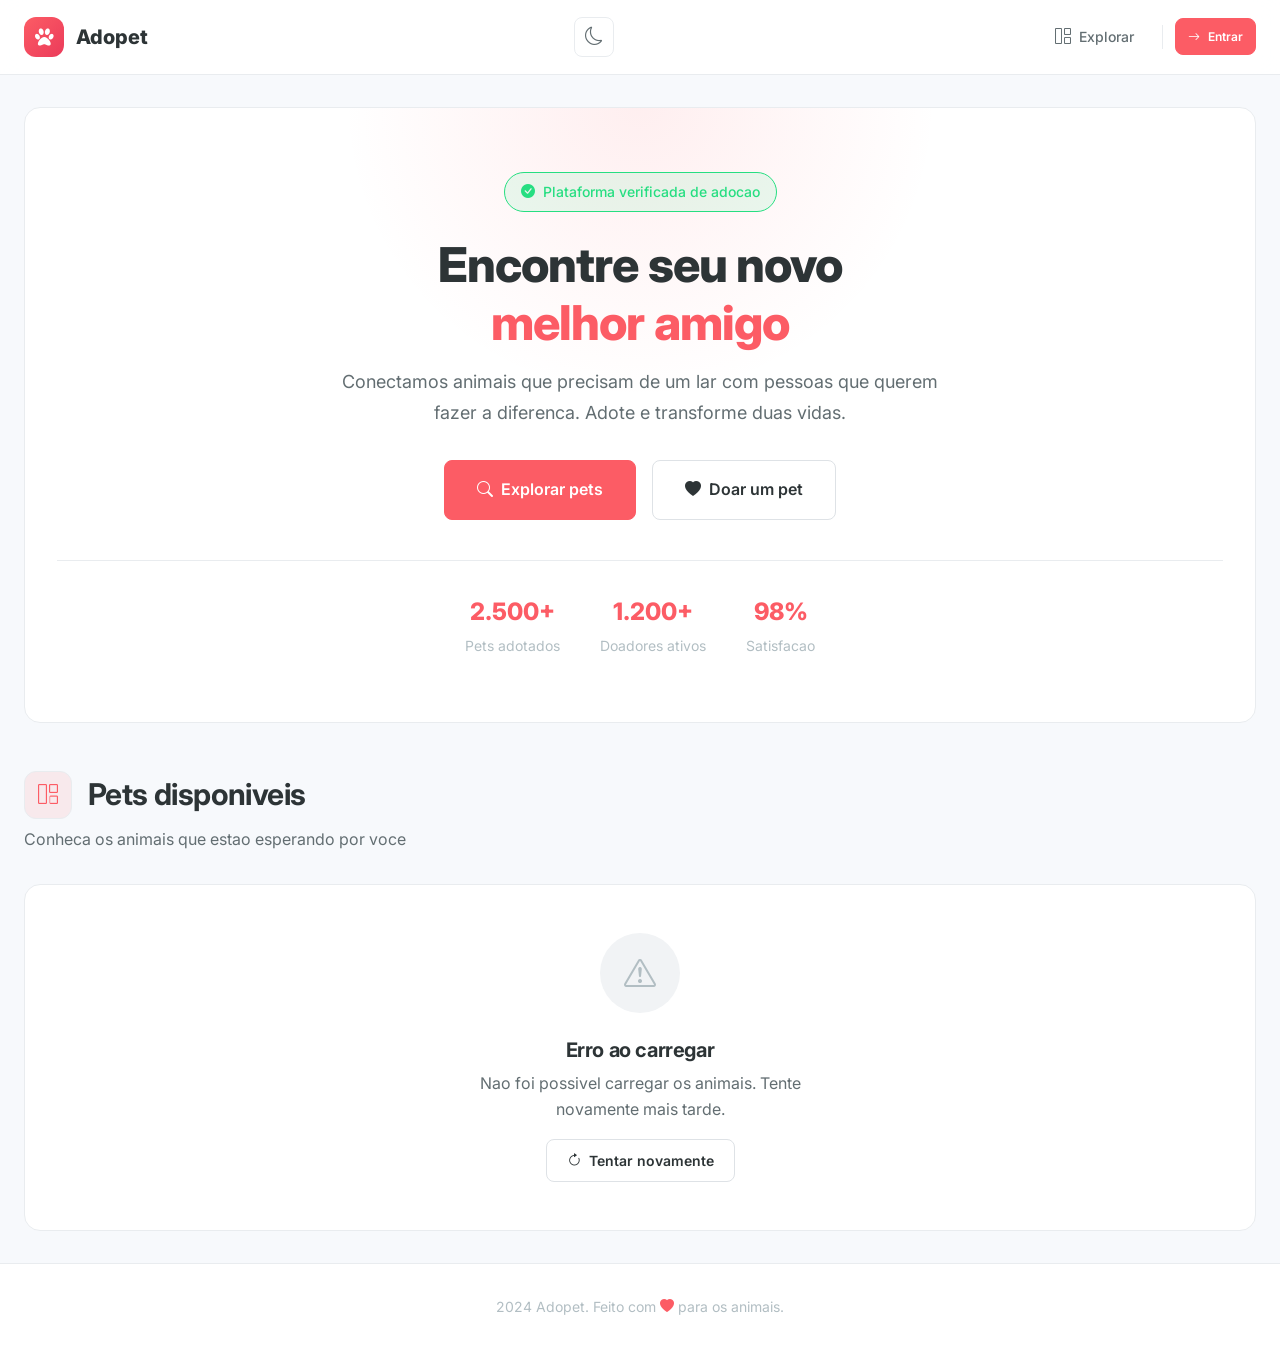
<file: adopet-app/front/index.html>
<!DOCTYPE html>
<html lang="pt-br">

<head>
  <meta charset="UTF-8">
  <meta name="viewport" content="width=device-width, initial-scale=1.0">
  <title>Adopet | Encontre seu novo melhor amigo</title>
  <meta name="description" content="Plataforma de adocao de animais. Encontre caes e gatos para adotar.">
  <link rel="stylesheet" href="css/style.css">
  <link rel="stylesheet" href="https://cdn.jsdelivr.net/npm/bootstrap-icons@1.11.3/font/bootstrap-icons.min.css">
  <link rel="stylesheet" href="https://cdnjs.cloudflare.com/ajax/libs/font-awesome/4.7.0/css/font-awesome.min.css">
  <link rel="preconnect" href="https://fonts.googleapis.com">
  <link rel="preconnect" href="https://fonts.gstatic.com" crossorigin>
  <link href="https://fonts.googleapis.com/css2?family=Inter:wght@400;500;600;700;800&display=swap" rel="stylesheet">
</head>

<body>
  <!-- Header -->
  <header class="header">
    <div class="header-inner">
      <a href="index.html" class="logo">
        <div class="logo-icon"><i class="fa fa-paw"></i></div>
        <!-- <div class="logo-icon"><i class="bi bi-heart-pulse-fill"></i></div> -->
        <span>Adopet</span>
      </a>

      <div class="header-actions">
        <button class="theme-toggle" onclick="toggleTheme()" title="Alternar tema">
          <i class="bi bi-moon"></i>
          <i class="bi bi-sun"></i>
        </button>
        <button class="mobile-menu-btn" onclick="toggleMobileMenu()">
          <i class="bi bi-list"></i>
        </button>
      </div>

      <nav id="nav-auth" class="nav"></nav>
    </div>
  </header>

  <!-- Main Content -->
  <main class="main">
    <!-- Hero Section -->
    <section class="hero">
      <div class="hero-badge">
        <i class="bi bi-check-circle-fill"></i>
        <span>Plataforma verificada de adocao</span>
      </div>
      <h1 class="hero-title">
        Encontre seu novo<br><span class="highlight">melhor amigo</span>
      </h1>
      <p class="hero-description">
        Conectamos animais que precisam de um lar com pessoas que querem fazer a diferenca. Adote e transforme duas
        vidas.
      </p>
      <div class="hero-actions">
        <a href="#animais" class="btn btn-primary btn-lg">
          <i class="bi bi-search"></i> Explorar pets
        </a>
        <a href="cadastro-animal.html" class="btn btn-secondary btn-lg">
          <i class="bi bi-heart-fill"></i> Doar um pet
        </a>
      </div>
      <div class="hero-stats">
        <div class="hero-stat">
          <div class="hero-stat-value">2.500+</div>
          <div class="hero-stat-label">Pets adotados</div>
        </div>
        <div class="hero-stat">
          <div class="hero-stat-value">1.200+</div>
          <div class="hero-stat-label">Doadores ativos</div>
        </div>
        <div class="hero-stat">
          <div class="hero-stat-value">98%</div>
          <div class="hero-stat-label">Satisfacao</div>
        </div>
      </div>
    </section>

    <!-- Animals Section -->
    <section id="animais">
      <div class="page-header">
        <div class="page-header-content">
          <div>
            <h2 class="page-title">
              <div class="page-title-icon"><i class="bi bi-grid-1x2"></i></div>
              Pets disponiveis
            </h2>
            <p class="page-subtitle">Conheca os animais que estao esperando por voce</p>
          </div>
        </div>
      </div>

      <div id="lista-animais" class="grid grid-cols-1 grid-cols-2 grid-cols-3">
        <!-- Loaded via JavaScript -->
      </div>
    </section>
  </main>

  <!-- Footer -->
  <footer class="footer">
    <div class="footer-inner">
      <p class="footer-text">2024 Adopet. Feito com <i class="bi bi-heart-fill" style="color: var(--primary);"></i> para
        os animais.</p>
    </div>
  </footer>

  <!-- Toast Container -->
  <div id="toast"></div>

  <script src="js/script.js"></script>
</body>

</html>
</file>
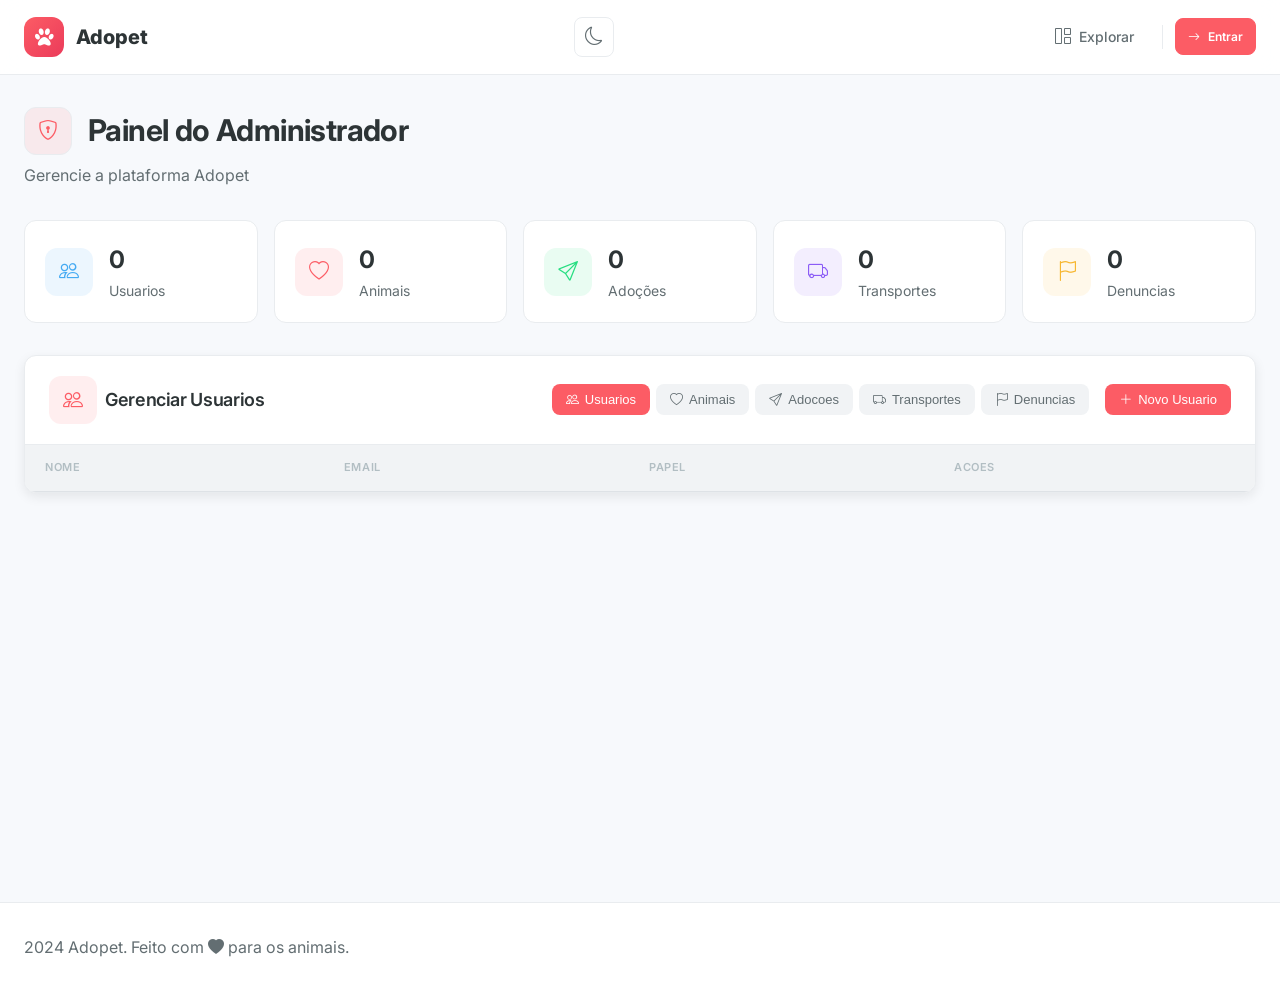
<file: adopet-app/front/admin.html>
<!DOCTYPE html>
<html lang="pt-br">

<head>
  <meta charset="UTF-8">
  <meta name="viewport" content="width=device-width, initial-scale=1.0">
  <title>Adopet | Painel Admin</title>
  <link rel="stylesheet" href="css/style.css">
  <link rel="stylesheet" href="css/admin.css">
  <link rel="stylesheet" href="https://cdn.jsdelivr.net/npm/bootstrap-icons@1.11.3/font/bootstrap-icons.min.css">
  <link rel="stylesheet" href="https://cdnjs.cloudflare.com/ajax/libs/font-awesome/4.7.0/css/font-awesome.min.css">
  <link rel="preconnect" href="https://fonts.googleapis.com">
  <link rel="preconnect" href="https://fonts.gstatic.com" crossorigin>
  <link href="https://fonts.googleapis.com/css2?family=Inter:wght@400;500;600;700;800&display=swap" rel="stylesheet">
</head>

<body>
  <!-- Header -->
  <header class="header">
    <div class="header-inner">
      <a href="index.html" class="logo">
        <div class="logo-icon"><i class="fa fa-paw"></i></div>
        <span>Adopet</span>
      </a>

      <div class="header-actions">
        <button class="theme-toggle" onclick="toggleTheme()" title="Alternar tema">
          <i class="bi bi-moon"></i>
          <i class="bi bi-sun"></i>
        </button>
        <button class="mobile-menu-btn" onclick="toggleMobileMenu()">
          <i class="bi bi-list"></i>
        </button>
      </div>

      <nav id="nav-auth" class="nav"></nav>
    </div>
  </header>

  <!-- Main Content -->
  <main class="main">
    <div class="page-header">
      <div>
        <h1 class="page-title">
          <div class="page-title-icon"><i class="bi bi-shield-lock"></i></div>
          Painel do Administrador
        </h1>
        <p class="page-subtitle">Gerencie a plataforma Adopet</p>
      </div>
    </div>

    <!-- Stats Cards -->
    <div class="stats-grid">
      <div class="stat-card">
        <div class="stat-icon" style="background: var(--info-bg); color: var(--info);"><i class="bi bi-people"></i>
        </div>
        <div class="stat-content">
          <div id="total-usuarios" class="stat-value">0</div>
          <div class="stat-label">Usuarios</div>
        </div>
      </div>
      <div class="stat-card">
        <div class="stat-icon" style="background: var(--primary-bg); color: var(--primary);"><i class="bi bi-heart"></i>
        </div>
        <div class="stat-content">
          <div id="total-animais" class="stat-value">0</div>
          <div class="stat-label">Animais</div>
        </div>
      </div>
      <div class="stat-card">
        <div class="stat-icon" style="background: var(--success-bg); color: var(--success);"><i class="bi bi-send"></i>
        </div>
        <div class="stat-content">
          <div id="total-solicitacoes" class="stat-value">0</div>
          <div class="stat-label">Adoções</div>
        </div>
      </div>
      <div class="stat-card">
        <div class="stat-icon" style="background: var(--purple-bg); color: var(--purple);"><i class="bi bi-truck"></i>
        </div>
        <div class="stat-content">
          <div id="total-transportes" class="stat-value">0</div>
          <div class="stat-label">Transportes</div>
        </div>
      </div>
      <div class="stat-card">
        <div class="stat-icon" style="background: var(--warning-bg); color: var(--warning);"><i class="bi bi-flag"></i>
        </div>
        <div class="stat-content">
          <div id="total-denuncias" class="stat-value">0</div>
          <div class="stat-label">Denuncias</div>
        </div>
      </div>
    </div>

    <!-- Management Section -->
    <div class="section-card">
      <div class="section-header">
        <h2 class="section-title" id="titulo-secao">
          <i class="bi bi-people stat-icon"></i>
          Gerenciar Usuarios
        </h2>
        <div class="section-controls">
          <div class="tabs">
            <button onclick="mudarTab('usuarios')" class="tab-btn active" data-tab="usuarios">
              <i class="bi bi-people"></i> Usuarios
            </button>
            <button onclick="mudarTab('animais')" class="tab-btn" data-tab="animais">
              <i class="bi bi-heart"></i> Animais
            </button>
            <button onclick="mudarTab('adocoes')" class="tab-btn" data-tab="adocoes">
              <i class="bi bi-send"></i> Adocoes
            </button>
            <button onclick="mudarTab('transportes')" class="tab-btn" data-tab="transportes">
              <i class="bi bi-truck"></i> Transportes
            </button>
            <button onclick="mudarTab('denuncias')" class="tab-btn" data-tab="denuncias">
              <i class="bi bi-flag"></i> Denuncias
            </button>
          </div>
          <button id="btn-adicionar" onclick="abrirModalAdicionar()" class="tab-btn"
            style="background: var(--primary); color: white;">
            <i class="bi bi-plus-lg"></i> <span id="btn-adicionar-texto">Novo Usuario</span>
          </button>
        </div>
      </div>
      <div class="table-container">
        <table class="admin-table">
          <thead>
            <tr id="table-head">
              <th>Nome</th>
              <th>Email</th>
              <th>Papel</th>
              <th>Acoes</th>
            </tr>
          </thead>
          <tbody id="table-body">
            <!-- Dados carregados via JavaScript -->
          </tbody>
        </table>
      </div>
    </div>
  </main>

  <!-- Footer -->
  <footer class="footer">
    <p>2024 Adopet. Feito com <i class="bi bi-heart-fill"></i> para os animais.</p>
  </footer>

  <!-- Modal Usuario -->
  <div id="modal-usuario" class="modal-overlay">
    <div class="modal">
      <div class="modal-header">
        <div class="modal-title">
          <div class="modal-title-icon"><i class="bi bi-person-plus"></i></div>
          <span id="modal-usuario-titulo">Novo Usuario</span>
        </div>
        <button class="modal-close" onclick="fecharModal('modal-usuario')">
          <i class="bi bi-x-lg"></i>
        </button>
      </div>
      <form id="form-usuario" onsubmit="salvarUsuario(event)">
        <div class="modal-body">
          <input type="hidden" id="usuario-id">

          <div class="form-group">
            <label class="form-label">
              <i class="bi bi-person"></i> Nome Completo
            </label>
            <input type="text" id="usuario-nome" class="form-input" placeholder="Digite o nome completo" required>
          </div>

          <div class="form-group">
            <label class="form-label">
              <i class="bi bi-envelope"></i> Email
            </label>
            <input type="email" id="usuario-email" class="form-input" placeholder="email@exemplo.com" required>
          </div>

          <div class="form-group">
            <label class="form-label">
              <i class="bi bi-lock"></i> Senha
            </label>
            <input type="password" id="usuario-senha" class="form-input" placeholder="Digite a senha">
            <p class="form-hint">Deixe em branco para manter a senha atual (ao editar)</p>
          </div>

          <div class="form-group">
            <label class="form-label">
              <i class="bi bi-shield"></i> Papel
            </label>
            <select id="usuario-papel" class="form-select" required>
              <option value="USUARIO">Usuario</option>
              <option value="ADMINISTRADOR">Administrador</option>
            </select>
          </div>
        </div>
        <div class="modal-footer">
          <button type="button" class="btn btn-secondary" onclick="fecharModal('modal-usuario')">Cancelar</button>
          <button type="submit" class="btn btn-primary"><i class="bi bi-check-lg"></i> Salvar</button>
        </div>
      </form>
    </div>
  </div>

  <!-- Modal Animal -->
  <div id="modal-animal" class="modal-overlay">
    <div class="modal">
      <div class="modal-header">
        <div class="modal-title">
          <div class="modal-title-icon"><i class="bi bi-heart-pulse"></i></div>
          <span id="modal-animal-titulo">Novo Animal</span>
        </div>
        <button class="modal-close" onclick="fecharModal('modal-animal')">
          <i class="bi bi-x-lg"></i>
        </button>
      </div>
      <form id="form-animal" onsubmit="salvarAnimal(event)">
        <div class="modal-body">
          <input type="hidden" id="animal-id">

          <div class="form-group">
            <label class="form-label">
              <i class="bi bi-type"></i> Nome do Pet
            </label>
            <input type="text" id="animal-nome" class="form-input" placeholder="Ex: Rex, Luna, Thor..." required>
          </div>

          <div class="form-row">
            <div class="form-group">
              <label class="form-label">
                <i class="bi bi-list-ul"></i> Especie
              </label>
              <select id="animal-especie" class="form-select" required>
                <option value="">Selecione</option>
                <option value="Cachorro">Cachorro</option>
                <option value="Gato">Gato</option>
                <option value="Outro">Outro</option>
              </select>
            </div>
            <div class="form-group">
              <label class="form-label">
                <i class="bi bi-bookmark"></i> Raca
              </label>
              <input type="text" id="animal-raca" class="form-input" placeholder="Ex: Vira-lata, Siames...">
            </div>
          </div>

          <div class="form-row">
            <div class="form-group">
              <label class="form-label">
                <i class="bi bi-calendar3"></i> Idade (anos)
              </label>
              <input type="number" id="animal-idade" class="form-input" min="0" value="1" required>
            </div>
            <div class="form-group">
              <label class="form-label">
                <i class="bi bi-image"></i> URL da Foto
              </label>
              <input type="url" id="animal-foto" class="form-input" placeholder="https://...">
            </div>
          </div>

          <div class="form-group">
            <label class="form-label">
              <i class="bi bi-text-paragraph"></i> Descricao
            </label>
            <textarea id="animal-descricao" class="form-textarea" rows="3"
              placeholder="Personalidade, habitos e informacoes relevantes..."></textarea>
          </div>

          <div class="form-group">
            <label class="form-label">Saude do Pet</label>
            <div class="form-check-group">
              <label class="form-check">
                <input type="checkbox" id="animal-vacinado">
                <span class="form-check-label"><i class="bi bi-shield-check"></i> Vacinado</span>
              </label>
              <label class="form-check">
                <input type="checkbox" id="animal-castrado">
                <span class="form-check-label"><i class="bi bi-scissors"></i> Castrado</span>
              </label>
            </div>
          </div>
        </div>
        <div class="modal-footer">
          <button type="button" class="btn btn-secondary" onclick="fecharModal('modal-animal')">Cancelar</button>
          <button type="submit" class="btn btn-primary"><i class="bi bi-check-lg"></i> Salvar</button>
        </div>
      </form>
    </div>
  </div>

  <!-- Modal Transporte (Rastreamento) -->
  <div id="modal-transporte" class="modal-overlay">
    <div class="modal">
      <div class="modal-header">
        <div class="modal-title">
          <div class="modal-title-icon" style="background: var(--purple-bg); color: var(--purple);"><i
              class="bi bi-truck"></i></div>
          <span id="modal-transporte-titulo">Rastreamento do Transporte</span>
        </div>
        <button class="modal-close" onclick="fecharModal('modal-transporte')">
          <i class="bi bi-x-lg"></i>
        </button>
      </div>
      <div class="modal-body">
        <div id="transporte-info"
          style="margin-bottom: 1rem; padding: 1rem; background: var(--gray-50); border-radius: 8px;">
          <p style="font-size: 0.8125rem; color: var(--gray-600);"><strong>ID:</strong> <span
              id="transporte-id-display">-</span></p>
          <p style="font-size: 0.8125rem; color: var(--gray-600);"><strong>Adocao:</strong> <span
              id="transporte-adocao-display">-</span></p>
          <p style="font-size: 0.8125rem; color: var(--gray-600);"><strong>Criado em:</strong> <span
              id="transporte-criado-display">-</span></p>
        </div>
        <h4 style="font-size: 0.875rem; font-weight: 600; color: var(--gray-900); margin-bottom: 0.75rem;">Historico de
          Rastreamento</h4>
        <div id="transporte-timeline" class="timeline">
          <!-- Timeline items serao inseridos aqui -->
        </div>
      </div>
      <div class="modal-footer">
        <button type="button" class="btn btn-secondary" onclick="fecharModal('modal-transporte')">Fechar</button>
      </div>
    </div>
  </div>

  <!-- Toast -->
  <div id="toast" class="toast"></div>

  <script src="js/script.js"></script>
</body>

</html>
</file>
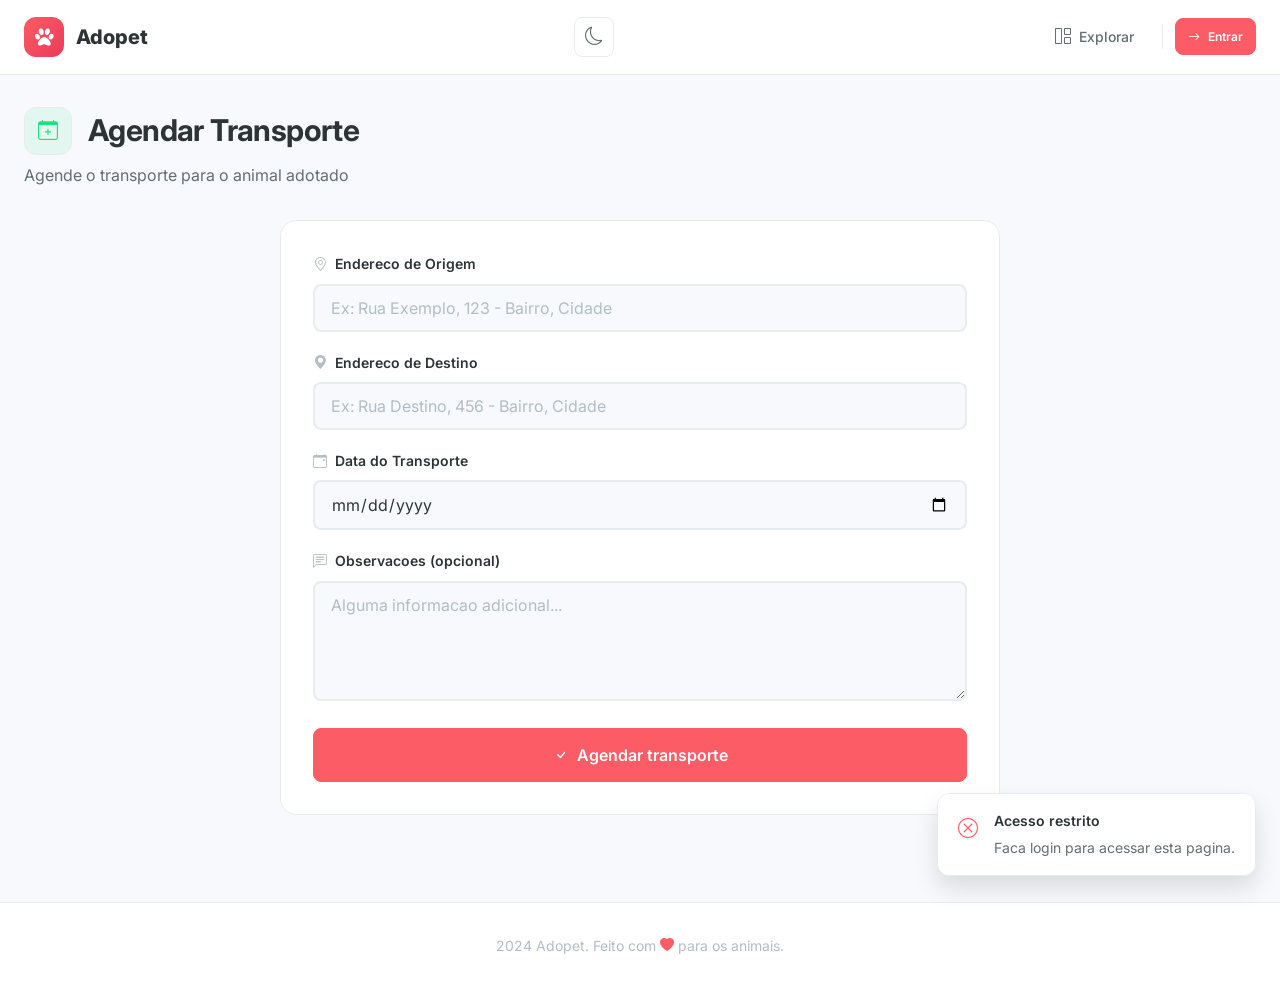
<file: adopet-app/front/agendar-transporte.html>
<!DOCTYPE html>
<html lang="pt-br">

<head>
  <meta charset="UTF-8">
  <meta name="viewport" content="width=device-width, initial-scale=1.0">
  <title>Adopet | Agendar Transporte</title>
  <link rel="stylesheet" href="css/style.css">
  <link rel="stylesheet" href="https://cdn.jsdelivr.net/npm/bootstrap-icons@1.11.3/font/bootstrap-icons.min.css">
  <link rel="stylesheet" href="https://cdnjs.cloudflare.com/ajax/libs/font-awesome/4.7.0/css/font-awesome.min.css">
  <link rel="preconnect" href="https://fonts.googleapis.com">
  <link rel="preconnect" href="https://fonts.gstatic.com" crossorigin>
  <link href="https://fonts.googleapis.com/css2?family=Inter:wght@400;500;600;700;800&display=swap" rel="stylesheet">
</head>

<body>
  <!-- Header -->
  <header class="header">
    <div class="header-inner">
      <a href="index.html" class="logo">
        <div class="logo-icon"><i class="fa fa-paw"></i></div>
        <span>Adopet</span>
      </a>

      <div class="header-actions">
        <button class="theme-toggle" onclick="toggleTheme()" title="Alternar tema">
          <i class="bi bi-moon"></i>
          <i class="bi bi-sun"></i>
        </button>
        <button class="mobile-menu-btn" onclick="toggleMobileMenu()">
          <i class="bi bi-list"></i>
        </button>
      </div>

      <nav id="nav-auth" class="nav"></nav>
    </div>
  </header>

  <!-- Main Content -->
  <main class="main">
    <div class="page-header">
      <div>
        <h1 class="page-title">
          <div class="page-title-icon" style="background: var(--success-bg); color: var(--success);"><i
              class="bi bi-calendar-plus"></i></div>
          Agendar Transporte
        </h1>
        <p class="page-subtitle">Agende o transporte para o animal adotado</p>
      </div>
    </div>

    <div class="form-container form-container-wide">
      <form onsubmit="agendarTransporte(event)">
        <input type="hidden" id="animalId">

        <div class="form-group">
          <label class="form-label"><i class="bi bi-geo-alt"></i> Endereco de Origem</label>
          <input type="text" id="origem" class="form-input" required
            placeholder="Ex: Rua Exemplo, 123 - Bairro, Cidade">
        </div>

        <div class="form-group">
          <label class="form-label"><i class="bi bi-geo-alt-fill"></i> Endereco de Destino</label>
          <input type="text" id="destino" class="form-input" required
            placeholder="Ex: Rua Destino, 456 - Bairro, Cidade">
        </div>

        <div class="form-group">
          <label class="form-label"><i class="bi bi-calendar-event"></i> Data do Transporte</label>
          <input type="date" id="dataTransporte" class="form-input" required>
        </div>

        <div class="form-group">
          <label class="form-label"><i class="bi bi-chat-left-text"></i> Observacoes (opcional)</label>
          <textarea id="observacoes" class="form-textarea" rows="3"
            placeholder="Alguma informacao adicional..."></textarea>
        </div>

        <button type="submit" class="btn btn-primary btn-block btn-lg">
          <i class="bi bi-check"></i> Agendar transporte
        </button>
      </form>
    </div>
  </main>

  <!-- Footer -->
  <footer class="footer">
    <div class="footer-inner">
      <p class="footer-text">2024 Adopet. Feito com <i class="bi bi-heart-fill" style="color: var(--primary);"></i> para
        os animais.</p>
    </div>
  </footer>

  <div id="toast"></div>

  <script src="js/script.js"></script>
</body>

</html>
</file>
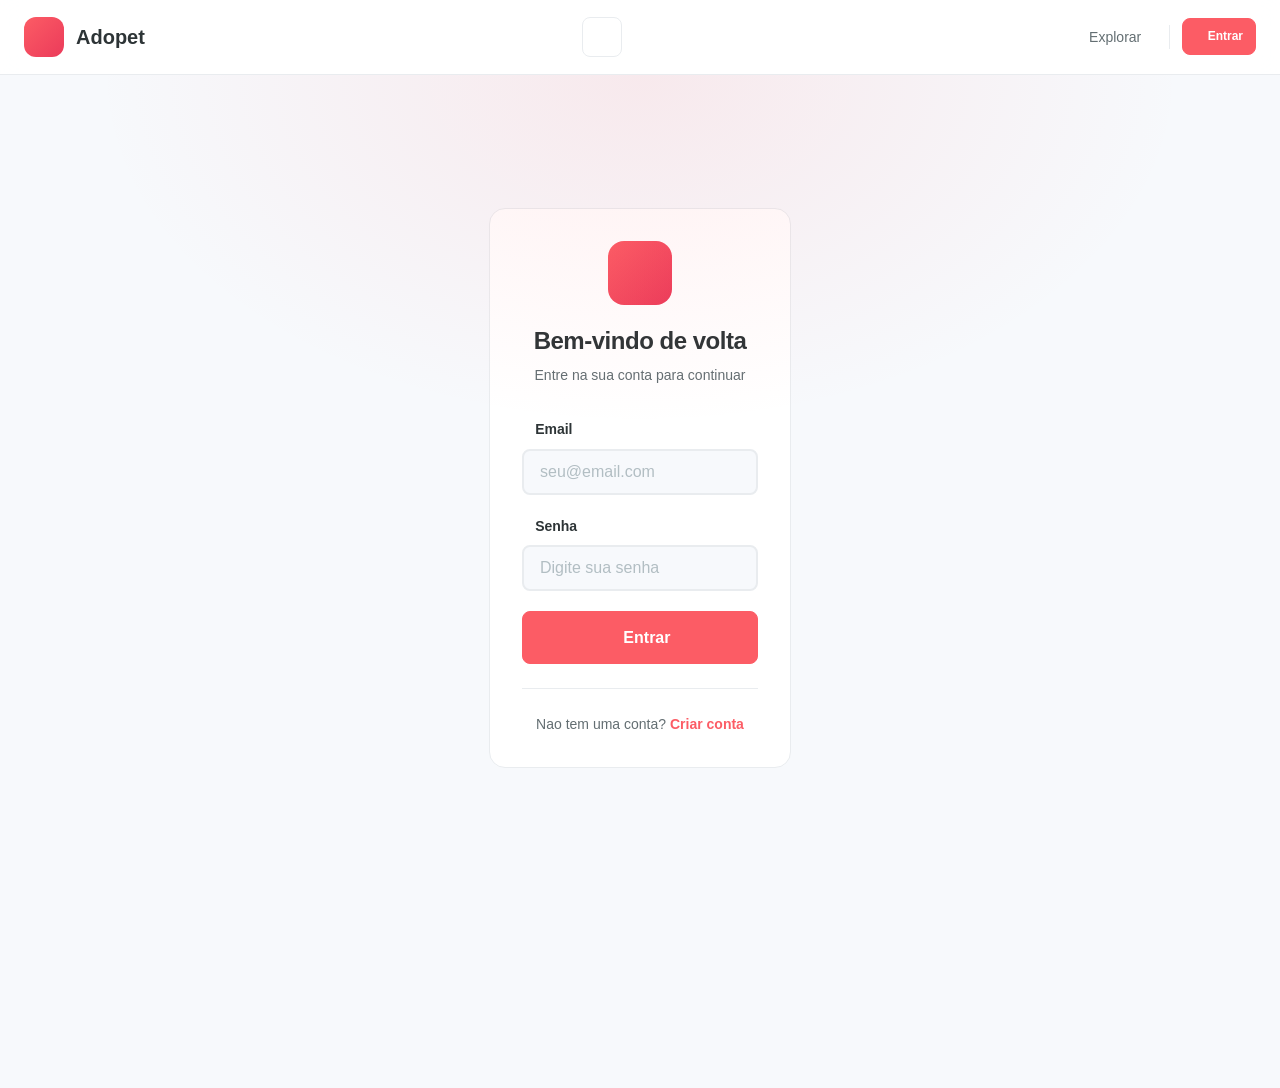
<file: adopet-app/front/cadastro-animal.html>
<!DOCTYPE html>
<html lang="pt-br">

<head>
  <meta charset="UTF-8">
  <meta name="viewport" content="width=device-width, initial-scale=1.0">
  <title>Adopet | Cadastrar Pet</title>
  <link rel="stylesheet" href="css/style.css">
  <link rel="stylesheet" href="https://cdn.jsdelivr.net/npm/bootstrap-icons@1.11.3/font/bootstrap-icons.min.css">
  <link rel="stylesheet" href="https://cdnjs.cloudflare.com/ajax/libs/font-awesome/4.7.0/css/font-awesome.min.css">
  <link rel="preconnect" href="https://fonts.googleapis.com">
  <link rel="preconnect" href="https://fonts.gstatic.com" crossorigin>
  <link href="https://fonts.googleapis.com/css2?family=Inter:wght@400;500;600;700;800&display=swap" rel="stylesheet">
</head>

<body>
  <!-- Header -->
  <header class="header">
    <div class="header-inner">
      <a href="index.html" class="logo">
        <div class="logo-icon"><i class="fa fa-paw"></i></div>
        <span>Adopet</span>
      </a>

      <div class="header-actions">
        <button class="theme-toggle" onclick="toggleTheme()" title="Alternar tema">
          <i class="bi bi-moon"></i>
          <i class="bi bi-sun"></i>
        </button>
        <button class="mobile-menu-btn" onclick="toggleMobileMenu()">
          <i class="bi bi-list"></i>
        </button>
      </div>

      <nav id="nav-auth" class="nav"></nav>
    </div>
  </header>

  <!-- Main Content -->
  <main class="main">
    <div class="page-header">
      <div>
        <h1 class="page-title">
          <div class="page-title-icon"><i class="bi bi-heart"></i></div>
          Cadastrar Pet
        </h1>
        <p class="page-subtitle">Ajude um animalzinho a encontrar um novo lar</p>
      </div>
    </div>

    <div class="form-container form-container-wide">
      <form id="form-animal" onsubmit="cadastrarAnimal(event)">
        <div class="form-group">
          <label class="form-label">
            <i class="bi bi-type"></i> Nome do Pet
          </label>
          <input type="text" id="nome" class="form-input" placeholder="Ex: Rex, Luna, Thor..." required>
        </div>

        <div class="form-row">
          <div class="form-group">
            <label class="form-label">
              <i class="bi bi-list-ul"></i> Especie
            </label>
            <select id="especie" class="form-select" required>
              <option value="">Selecione</option>
              <option value="Cachorro">Cachorro</option>
              <option value="Gato">Gato</option>
              <option value="Outro">Outro</option>
            </select>
          </div>
          <div class="form-group">
            <label class="form-label">
              <i class="bi bi-bookmark"></i> Raca
            </label>
            <input type="text" id="raca" class="form-input" placeholder="Ex: Vira-lata, Siames...">
          </div>
        </div>

        <div class="form-row">
          <div class="form-group">
            <label class="form-label">
              <i class="bi bi-calendar3"></i> Idade (anos)
            </label>
            <input type="number" id="idade" class="form-input" min="0" value="1" required>
          </div>
          <div class="form-group">
            <label class="form-label" for="foto">
              <i class="bi bi-link-45deg"></i> Link da Imagem
            </label>
            <input type="url" id="foto" class="form-input" placeholder="https://exemplo.com/foto.jpg" maxlength="500">
            <small style="color: var(--text-tertiary); display: block; margin-top: var(--space-2);">
              Cole o link de uma imagem do Google Imagens, por exemplo.
            </small>
          </div>
        </div>

        <div class="form-group">
          <label class="form-label">
            <i class="bi bi-text-paragraph"></i> Descricao
          </label>
          <textarea id="descricao" class="form-textarea" rows="4"
            placeholder="Conte sobre a personalidade, habitos e outras informacoes relevantes do pet..."></textarea>
        </div>

        <div class="form-group">
          <label class="form-label mb-4">Saude do pet</label>
          <div style="display: flex; gap: 1.5rem;">
            <label class="form-check">
              <input type="checkbox" id="vacinado">
              <span class="form-check-label"><i class="bi bi-shield-check"></i> Vacinado</span>
            </label>
            <label class="form-check">
              <input type="checkbox" id="castrado">
              <span class="form-check-label"><i class="bi bi-scissors"></i> Castrado</span>
            </label>
          </div>
        </div>

        <button type="submit" class="btn btn-primary btn-block btn-lg mt-6">
          <i class="bi bi-check"></i> Cadastrar Pet
        </button>
      </form>
    </div>
  </main>

  <!-- Footer -->
  <footer class="footer">
    <div class="footer-inner">
      <p class="footer-text">2024 Adopet. Feito com <i class="bi bi-heart-fill" style="color: var(--primary);"></i> para
        os animais.</p>
    </div>
  </footer>

  <div id="toast"></div>

  <script src="js/script.js"></script>
</body>

</html>
</file>
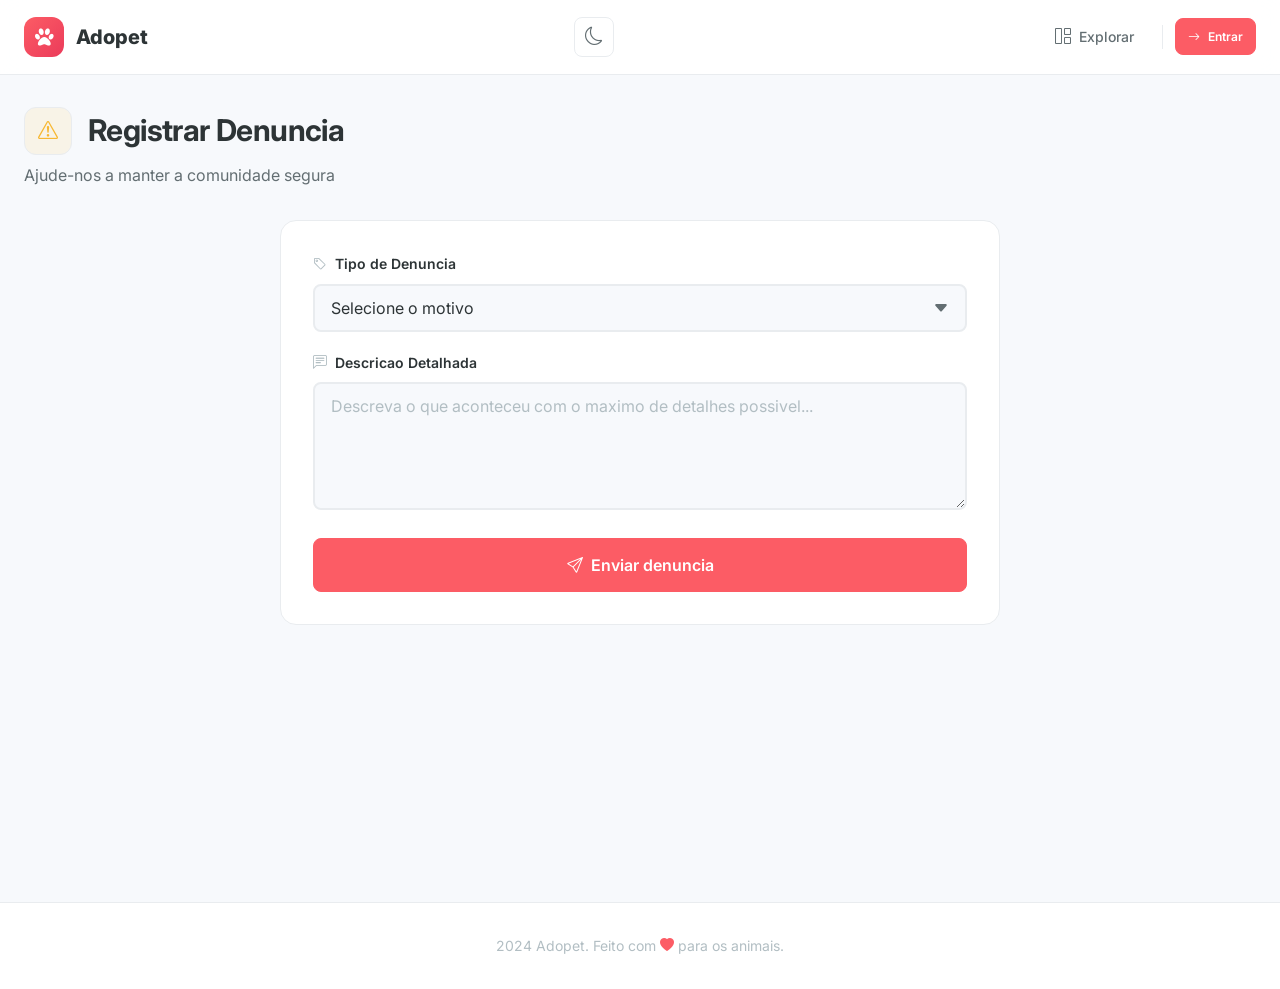
<file: adopet-app/front/denuncia.html>
<!DOCTYPE html>
<html lang="pt-br">

<head>
  <meta charset="UTF-8">
  <meta name="viewport" content="width=device-width, initial-scale=1.0">
  <title>Adopet | Denuncia</title>
  <link rel="stylesheet" href="css/style.css">
  <link rel="stylesheet" href="https://cdn.jsdelivr.net/npm/bootstrap-icons@1.11.3/font/bootstrap-icons.min.css">
  <link rel="stylesheet" href="https://cdnjs.cloudflare.com/ajax/libs/font-awesome/4.7.0/css/font-awesome.min.css">
  <link rel="preconnect" href="https://fonts.googleapis.com">
  <link rel="preconnect" href="https://fonts.gstatic.com" crossorigin>
  <link href="https://fonts.googleapis.com/css2?family=Inter:wght@400;500;600;700;800&display=swap" rel="stylesheet">
</head>

<body>
  <!-- Header -->
  <header class="header">
    <div class="header-inner">
      <a href="index.html" class="logo">
        <div class="logo-icon"><i class="fa fa-paw"></i></div>
        <span>Adopet</span>
      </a>

      <div class="header-actions">
        <button class="theme-toggle" onclick="toggleTheme()" title="Alternar tema">
          <i class="bi bi-moon"></i>
          <i class="bi bi-sun"></i>
        </button>
        <button class="mobile-menu-btn" onclick="toggleMobileMenu()">
          <i class="bi bi-list"></i>
        </button>
      </div>

      <nav id="nav-auth" class="nav"></nav>
    </div>
  </header>

  <!-- Main Content -->
  <main class="main">
    <div class="page-header">
      <div>
        <h1 class="page-title">
          <div class="page-title-icon" style="background: var(--warning-bg); color: var(--warning);"><i
              class="bi bi-exclamation-triangle"></i></div>
          Registrar Denuncia
        </h1>
        <p class="page-subtitle">Ajude-nos a manter a comunidade segura</p>
      </div>
    </div>

    <div class="form-container form-container-wide">
      <form id="form-denuncia" onsubmit="enviarDenuncia(event)">
        <div class="form-group">
          <label class="form-label"><i class="bi bi-tag"></i> Tipo de Denuncia</label>
          <select id="tipo" class="form-select" required>
            <option value="">Selecione o motivo</option>
            <option value="MAUS_TRATOS">Maus-tratos</option>
            <option value="FALSA_DOACAO">Falsa doação</option>

            <option value="FALSA_IDENTIDADE">Falsa identidade</option>
            <option value="COBRANCA_INDEVIDA">Cobrança indevida</option>

            <option value="INFORMACOES_INCORRETAS">Informações incorretas</option>
            <option value="CONTEUDO_INADEQUADO">Conteúdo inadequado</option>
            <option value="SPAM">Spam ou Anúncio comercial</option>

            <option value="OUTRO">Outro motivo</option>
          </select>
        </div>

        <div class="form-group">
          <label class="form-label"><i class="bi bi-chat-left-text"></i> Descricao Detalhada</label>
          <textarea id="descricao" class="form-textarea" rows="5" required
            placeholder="Descreva o que aconteceu com o maximo de detalhes possivel..."></textarea>
        </div>

        <button type="submit" class="btn btn-primary btn-block btn-lg">
          <i class="bi bi-send"></i> Enviar denuncia
        </button>
      </form>
    </div>
  </main>

  <!-- Footer -->
  <footer class="footer">
    <div class="footer-inner">
      <p class="footer-text">2024 Adopet. Feito com <i class="bi bi-heart-fill" style="color: var(--primary);"></i> para
        os animais.</p>
    </div>
  </footer>

  <div id="toast"></div>

  <script src="js/script.js"></script>
</body>

</html>
</file>
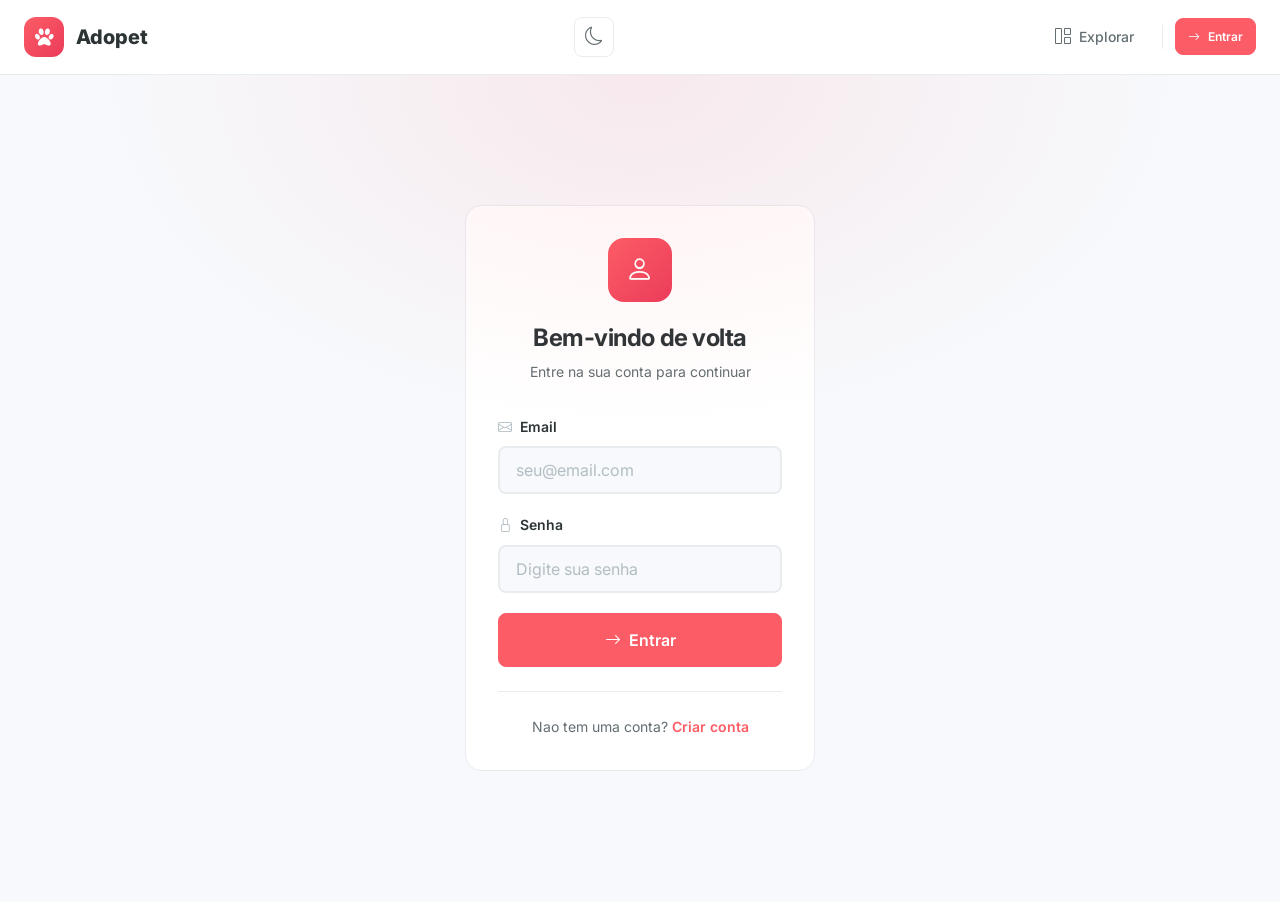
<file: adopet-app/front/login.html>
<!DOCTYPE html>
<html lang="pt-br">

<head>
  <meta charset="UTF-8">
  <meta name="viewport" content="width=device-width, initial-scale=1.0">
  <title>Adopet | Entrar</title>
  <link rel="stylesheet" href="css/style.css">
  <link rel="stylesheet" href="https://cdn.jsdelivr.net/npm/bootstrap-icons@1.11.3/font/bootstrap-icons.min.css">
  <link rel="stylesheet" href="https://cdnjs.cloudflare.com/ajax/libs/font-awesome/4.7.0/css/font-awesome.min.css">
  <link rel="preconnect" href="https://fonts.googleapis.com">
  <link rel="preconnect" href="https://fonts.gstatic.com" crossorigin>
  <link href="https://fonts.googleapis.com/css2?family=Inter:wght@400;500;600;700;800&display=swap" rel="stylesheet">
</head>

<body>
  <!-- Header -->
  <header class="header">
    <div class="header-inner">
      <a href="index.html" class="logo">
        <div class="logo-icon"><i class="fa fa-paw"></i></div>
        <span>Adopet</span>
      </a>

      <div class="header-actions">
        <button class="theme-toggle" onclick="toggleTheme()" title="Alternar tema">
          <i class="bi bi-moon"></i>
          <i class="bi bi-sun"></i>
        </button>
      </div>

      <nav id="nav-auth" class="nav"></nav>
    </div>
  </header>

  <!-- Auth Page -->
  <main class="auth-page">
    <div class="form-container">
      <!-- Login Form -->
      <div id="login-form">
        <div class="form-header">
          <div class="form-icon">
            <i class="bi bi-person"></i>
          </div>
          <h2 class="form-title">Bem-vindo de volta</h2>
          <p class="form-subtitle">Entre na sua conta para continuar</p>
        </div>

        <form onsubmit="handleLogin(event)">
          <div class="form-group">
            <label class="form-label">
              <i class="bi bi-envelope"></i> Email
            </label>
            <input type="email" name="email" class="form-input" placeholder="seu@email.com" required>
          </div>

          <div class="form-group">
            <label class="form-label">
              <i class="bi bi-lock"></i> Senha
            </label>
            <input type="password" name="senha" class="form-input" placeholder="Digite sua senha" required>
          </div>

          <button type="submit" class="btn btn-primary btn-block btn-lg">
            <i class="bi bi-arrow-right"></i> Entrar
          </button>
        </form>

        <div class="form-footer">
          Nao tem uma conta? <a href="#" onclick="toggleAuthMode(); return false;">Criar conta</a>
        </div>
      </div>

      <!-- Register Form -->
      <div id="register-form" class="hidden">
        <div class="form-header">
          <div class="form-icon">
            <i class="bi bi-person-plus"></i>
          </div>
          <h2 class="form-title">Criar conta</h2>
          <p class="form-subtitle">Junte-se a nossa comunidade</p>
        </div>

        <form onsubmit="handleRegister(event)">
          <div class="form-group">
            <label class="form-label">
              <i class="bi bi-person"></i> Nome completo
            </label>
            <input type="text" name="nomeCompleto" class="form-input" placeholder="Seu nome completo" required>
          </div>

          <div class="form-group">
            <label class="form-label">
              <i class="bi bi-envelope"></i> Email
            </label>
            <input type="email" name="email" class="form-input" placeholder="seu@email.com" required>
          </div>

          <div class="form-group">
            <label class="form-label">
              <i class="bi bi-lock"></i> Senha
            </label>
            <input type="password" name="senha" class="form-input" placeholder="Crie uma senha forte" required>
          </div>

          <button type="submit" class="btn btn-primary btn-block btn-lg">
            <i class="bi bi-check"></i> Criar conta
          </button>
        </form>

        <div class="form-footer">
          Ja tem uma conta? <a href="#" onclick="toggleAuthMode(); return false;">Entrar</a>
        </div>
      </div>
    </div>
  </main>

  <div id="toast"></div>

  <script src="js/script.js"></script>
</body>

</html>
</file>
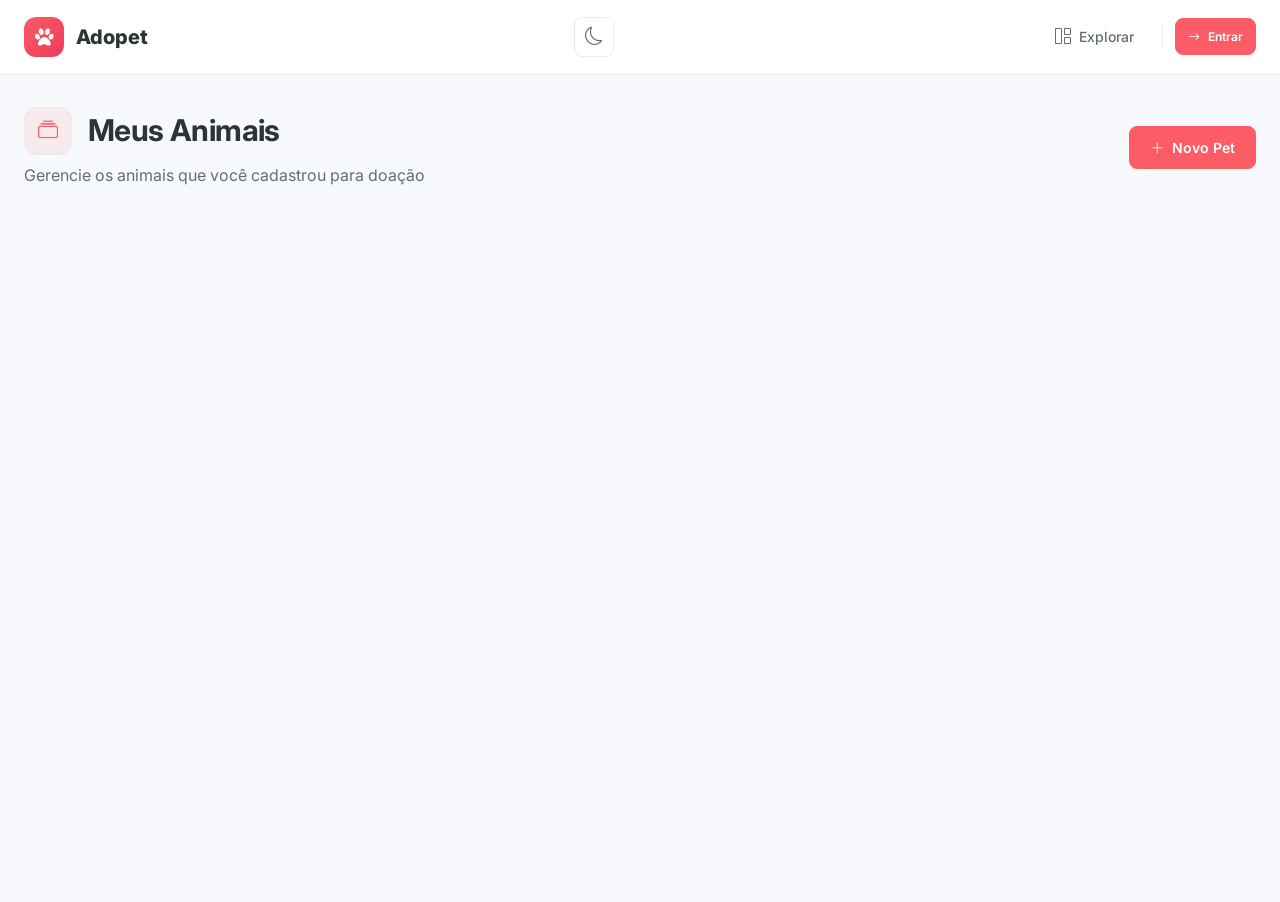
<file: adopet-app/front/meus-animais.html>
<!DOCTYPE html>
<html lang="pt-br">

<head>
    <meta charset="UTF-8">
    <meta name="viewport" content="width=device-width, initial-scale=1.0">
    <title>Adopet | Meus Animais</title>
    <link rel="stylesheet" href="css/style.css">
    <link rel="stylesheet" href="css/admin.css">
    <link rel="stylesheet" href="https://cdn.jsdelivr.net/npm/bootstrap-icons@1.11.3/font/bootstrap-icons.min.css">
    <link rel="stylesheet" href="https://cdnjs.cloudflare.com/ajax/libs/font-awesome/4.7.0/css/font-awesome.min.css">
    <link href="https://fonts.googleapis.com/css2?family=Inter:wght@400;500;600;700;800&display=swap" rel="stylesheet">
</head>

<body>
    <header class="header">
        <div class="header-inner">
            <a href="index.html" class="logo">
                <div class="logo-icon"><i class="fa fa-paw"></i></div>
                <span>Adopet</span>
            </a>
            <div class="header-actions">
                <button class="theme-toggle" onclick="toggleTheme()"><i class="bi bi-moon"></i></button>
            </div>
            <nav id="nav-auth" class="nav"></nav>
        </div>
    </header>

    <main class="main">
        <div class="page-header">
            <div style="display: flex; justify-content: space-between; align-items: center; width: 100%;">
                <div>
                    <h1 class="page-title">
                        <div class="page-title-icon"><i class="bi bi-collection"></i></div>
                        Meus Animais
                    </h1>
                    <p class="page-subtitle">Gerencie os animais que você cadastrou para doação</p>
                </div>
                <button onclick="abrirModalCadastro()" class="btn btn-primary">
                    <i class="bi bi-plus-lg"></i> Novo Pet
                </button>
            </div>
        </div>

        <div id="lista-meus-animais" class="grid grid-cols-1 grid-cols-2 grid-cols-3">
        </div>
    </main>
    
    <!-- Modal Animal -->
    <div id="modal-animal" class="modal-overlay">
        <div class="modal">
            <div class="modal-header">
                <div class="modal-title">
                    <div class="modal-title-icon"><i class="bi bi-heart"></i></div>
                    <span id="modal-animal-titulo">Novo Animal</span>
                </div>
                <button class="modal-close" onclick="fecharModal('modal-animal')">
                    <i class="bi bi-x-lg"></i>
                </button>
            </div>
            <form id="form-animal" onsubmit="salvarAnimal(event)">
                <div class="modal-body">
                    <input type="hidden" id="animal-id-edit">

                    <div class="form-group">
                        <label class="form-label">
                            <i class="bi bi-type"></i> Nome do Pet
                        </label>
                        <input type="text" id="animal-nome" class="form-input" placeholder="Ex: Rex, Luna, Thor..."
                            required>
                    </div>

                    <div class="form-row">
                        <div class="form-group">
                            <label class="form-label">
                                <i class="bi bi-list-ul"></i> Especie
                            </label>
                            <select id="animal-especie" class="form-select" required>
                                <option value="">Selecione</option>
                                <option value="Cachorro">Cachorro</option>
                                <option value="Gato">Gato</option>
                                <option value="Outro">Outro</option>
                            </select>
                        </div>
                        <div class="form-group">
                            <label class="form-label">
                                <i class="bi bi-bookmark"></i> Raca
                            </label>
                            <input type="text" id="animal-raca" class="form-input"
                                placeholder="Ex: Vira-lata, Siames...">
                        </div>
                    </div>

                    <div class="form-row">
                        <div class="form-group">
                            <label class="form-label">
                                <i class="bi bi-calendar3"></i> Idade (anos)
                            </label>
                            <input type="number" id="animal-idade" class="form-input" min="0" value="1" required>
                        </div>
                        <div class="form-group">
                            <label class="form-label">
                                <i class="bi bi-image"></i> URL da Foto
                            </label>
                            <input type="url" id="animal-foto" class="form-input" placeholder="https://...">
                        </div>
                    </div>

                    <div class="form-group">
                        <label class="form-label">
                            <i class="bi bi-text-paragraph"></i> Descricao
                        </label>
                        <textarea id="animal-descricao" class="form-textarea" rows="3"
                            placeholder="Personalidade, habitos e informacoes relevantes..."></textarea>
                    </div>

                    <div class="form-group">
                        <label class="form-label">Saude do Pet</label>
                        <div class="form-check-group">
                            <label class="form-check">
                                <input type="checkbox" id="animal-vacinado">
                                <span class="form-check-label"><i class="bi bi-shield-check"></i> Vacinado</span>
                            </label>
                            <label class="form-check">
                                <input type="checkbox" id="animal-castrado">
                                <span class="form-check-label"><i class="bi bi-scissors"></i> Castrado</span>
                            </label>
                        </div>
                    </div>
                </div>
                <div class="modal-footer">
                    <button type="button" class="btn btn-secondary"
                        onclick="fecharModal('modal-animal')">Cancelar</button>
                    <button type="submit" id="btn-submit-modal" class="btn btn-primary"><i class="bi bi-check-lg"></i>
                        Salvar</button>
                </div>
            </form>
        </div>
    </div>

    <script src="js/script.js"></script>
    <script>
        // Chama a função ao carregar a página
        document.addEventListener('DOMContentLoaded', carregarMeusAnimais);
    </script>
</body>

</html>
</file>
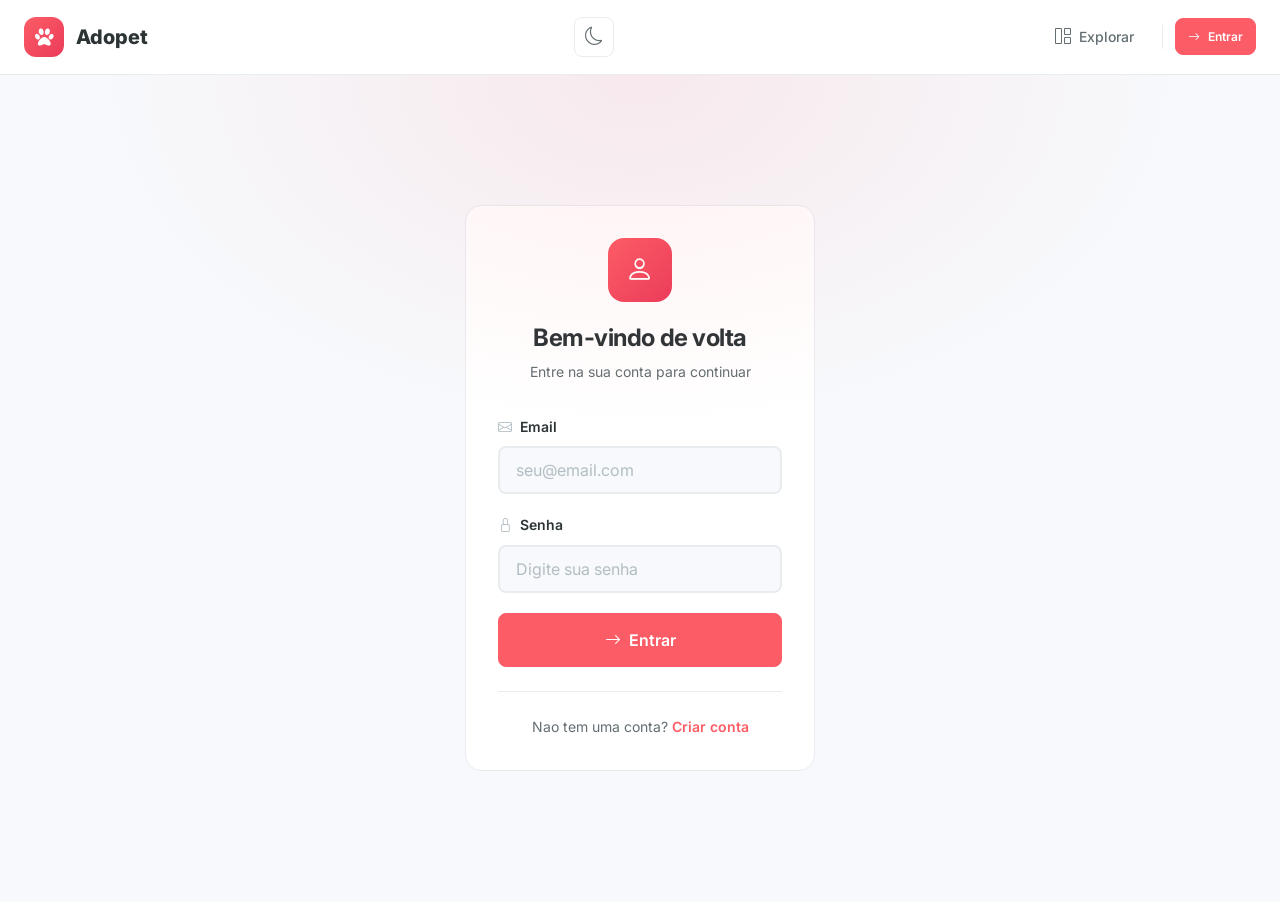
<file: adopet-app/front/minhas-solicitacoes.html>
<!DOCTYPE html>
<html lang="pt-br">

<head>
  <meta charset="UTF-8">
  <meta name="viewport" content="width=device-width, initial-scale=1.0">
  <title>Adopet | Minhas Solicitacoes</title>
  <link rel="stylesheet" href="css/style.css">
  <link rel="stylesheet" href="https://cdn.jsdelivr.net/npm/bootstrap-icons@1.11.3/font/bootstrap-icons.min.css">
  <link rel="stylesheet" href="https://cdnjs.cloudflare.com/ajax/libs/font-awesome/4.7.0/css/font-awesome.min.css">
  <link rel="preconnect" href="https://fonts.googleapis.com">
  <link rel="preconnect" href="https://fonts.gstatic.com" crossorigin>
  <link href="https://fonts.googleapis.com/css2?family=Inter:wght@400;500;600;700;800&display=swap" rel="stylesheet">
</head>

<body>
  <!-- Header -->
  <header class="header">
    <div class="header-inner">
      <a href="index.html" class="logo">
        <div class="logo-icon"><i class="fa fa-paw"></i></div>
        <span>Adopet</span>
      </a>

      <div class="header-actions">
        <button class="theme-toggle" onclick="toggleTheme()" title="Alternar tema">
          <i class="bi bi-moon"></i>
          <i class="bi bi-sun"></i>
        </button>
        <button class="mobile-menu-btn" onclick="toggleMobileMenu()">
          <i class="bi bi-list"></i>
        </button>
      </div>

      <nav id="nav-auth" class="nav"></nav>
    </div>
  </header>

  <!-- Main Content -->
  <main class="main">
    <div class="page-header">
      <div>
        <h1 class="page-title">
          <div class="page-title-icon"><i class="bi bi-send"></i></div>
          Minhas Solicitacoes
        </h1>
        <p class="page-subtitle">Acompanhe o andamento dos seus pedidos de adocao</p>
      </div>
    </div>

    <div id="lista-solicitacoes" class="list-container">
      <!-- Loaded via JavaScript -->
    </div>
  </main>

  <!-- Footer -->
  <footer class="footer">
    <div class="footer-inner">
      <p class="footer-text">2024 Adopet. Feito com <i class="bi bi-heart-fill" style="color: var(--primary);"></i> para
        os animais.</p>
    </div>
  </footer>

  <div id="toast"></div>

  <script src="js/script.js"></script>
</body>

</html>
</file>
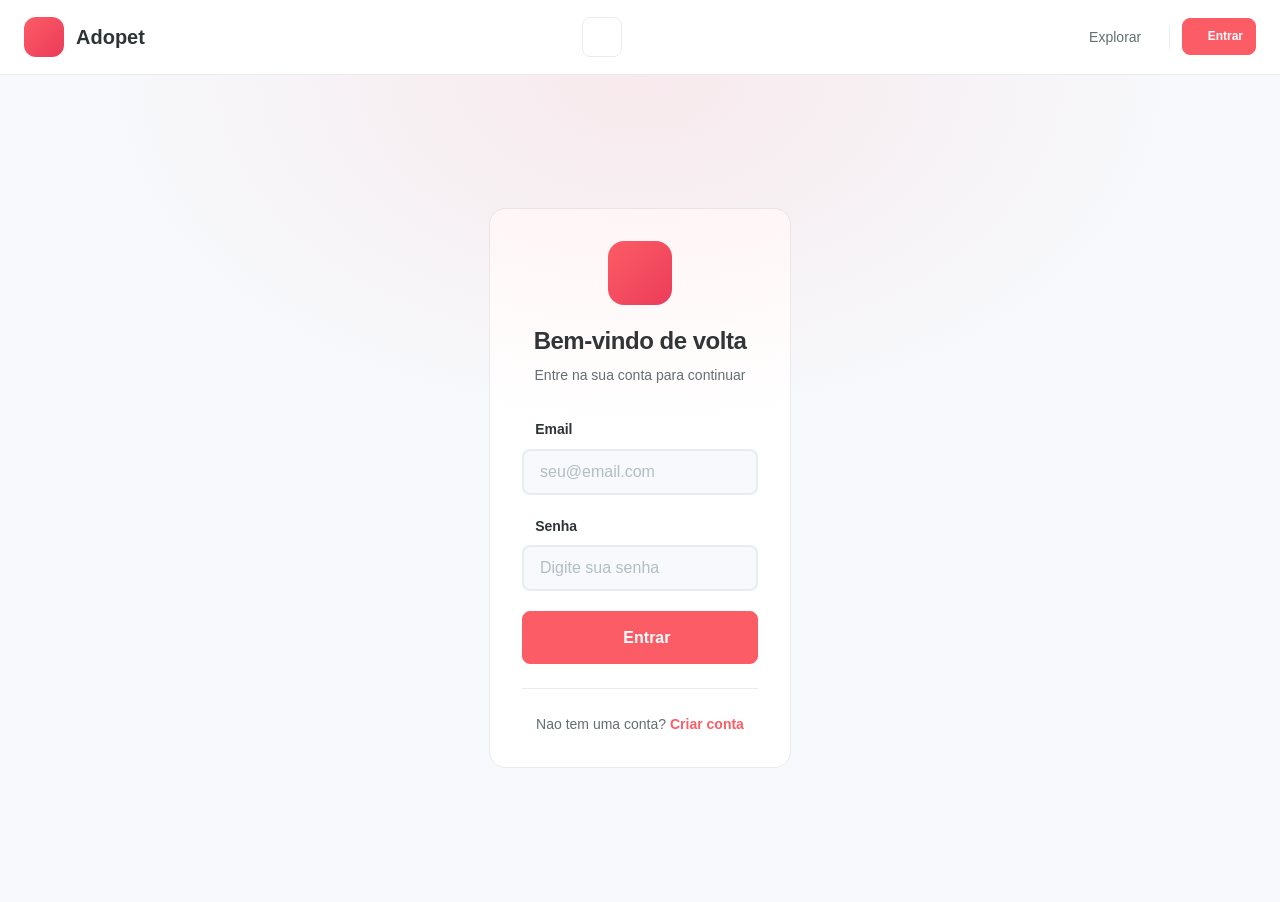
<file: adopet-app/front/perfil.html>
<!DOCTYPE html>
<html lang="pt-br">

<head>
  <meta charset="UTF-8">
  <meta name="viewport" content="width=device-width, initial-scale=1.0">
  <title>Adopet | Meu Perfil</title>
  <link rel="stylesheet" href="css/style.css">
  <link rel="stylesheet" href="https://cdn.jsdelivr.net/npm/bootstrap-icons@1.11.3/font/bootstrap-icons.min.css">
  <link rel="stylesheet" href="https://cdnjs.cloudflare.com/ajax/libs/font-awesome/4.7.0/css/font-awesome.min.css">
  <link rel="preconnect" href="https://fonts.googleapis.com">
  <link rel="preconnect" href="https://fonts.gstatic.com" crossorigin>
  <link href="https://fonts.googleapis.com/css2?family=Inter:wght@400;500;600;700;800&display=swap" rel="stylesheet">
</head>

<body>
  <!-- Header -->
  <header class="header">
    <div class="header-inner">
      <a href="index.html" class="logo">
        <div class="logo-icon"><i class="fa fa-paw"></i></div>
        <span>Adopet</span>
      </a>

      <div class="header-actions">
        <button class="theme-toggle" onclick="toggleTheme()" title="Alternar tema">
          <i class="bi bi-moon"></i>
          <i class="bi bi-sun"></i>
        </button>
        <button class="mobile-menu-btn" onclick="toggleMobileMenu()">
          <i class="bi bi-list"></i>
        </button>
      </div>

      <nav id="nav-auth" class="nav"></nav>
    </div>
  </header>

  <!-- Main Content -->
  <main class="main">
    <div class="page-header">
      <div>
        <h1 class="page-title">
          <div class="page-title-icon"><i class="bi bi-person-circle"></i></div>
          Meu Perfil
        </h1>
        <p class="page-subtitle">Mantenha seus dados atualizados</p>
      </div>
    </div>

    <form id="form-perfil" onsubmit="salvarPerfil(event)">
      <div class="profile-grid">
        <!-- Dados Pessoais -->
        <div class="profile-section">
          <h3 class="profile-section-title"><i class="bi bi-person"></i> Dados Pessoais</h3>

          <div class="form-group">
            <label class="form-label"><i class="bi bi-type"></i> Nome Completo</label>
            <input type="text" id="nomeCompleto" class="form-input" required>
          </div>

          <div class="form-group">
            <label class="form-label"><i class="bi bi-envelope"></i> Email</label>
            <input type="email" id="email" class="form-input" disabled>
          </div>

          <div class="form-group">
            <label class="form-label"><i class="bi bi-telephone"></i> Telefone</label>
            <input type="text" id="telefone" class="form-input" placeholder="(00) 00000-0000">
          </div>
        </div>

        <!-- Endereço -->
        <div class="profile-section">
          <h3 class="profile-section-title"><i class="bi bi-geo-alt"></i> Endereco</h3>

          <div class="form-row">
            <div class="form-group">
              <label class="form-label">Rua</label>
              <input type="text" id="rua" class="form-input">
            </div>
            <div class="form-group">
              <label class="form-label">Numero</label>
              <input type="text" id="numero" class="form-input">
            </div>
          </div>

          <div class="form-row">
            <div class="form-group">
              <label class="form-label">Bairro</label>
              <input type="text" id="bairro" class="form-input">
            </div>
            <div class="form-group">
              <label class="form-label">Cidade</label>
              <input type="text" id="cidade" class="form-input" required>
            </div>
          </div>

          <div class="form-row">
            <div class="form-group">
              <label class="form-label">Estado</label>
              <input type="text" id="estado" class="form-input" maxlength="2" placeholder="UF">
            </div>
            <div class="form-group">
              <label class="form-label">CEP</label>
              <input type="text" id="cep" class="form-input" placeholder="00000-000">
            </div>
          </div>
        </div>

        <div class="profile-actions">
          <button class="btn btn-primary btn-lg" type="submit">
            <i class="bi bi-check"></i> Salvar alteracoes
          </button>
        </div>
      </div>
    </form>
  </main>

  <!-- Footer -->
  <footer class="footer">
    <div class="footer-inner">
      <p class="footer-text">2024 Adopet. Feito com <i class="bi bi-heart-fill" style="color: var(--primary);"></i> para
        os animais.</p>
    </div>
  </footer>

  <div id="toast"></div>

  <script src="js/script.js"></script>
</body>

</html>
</file>
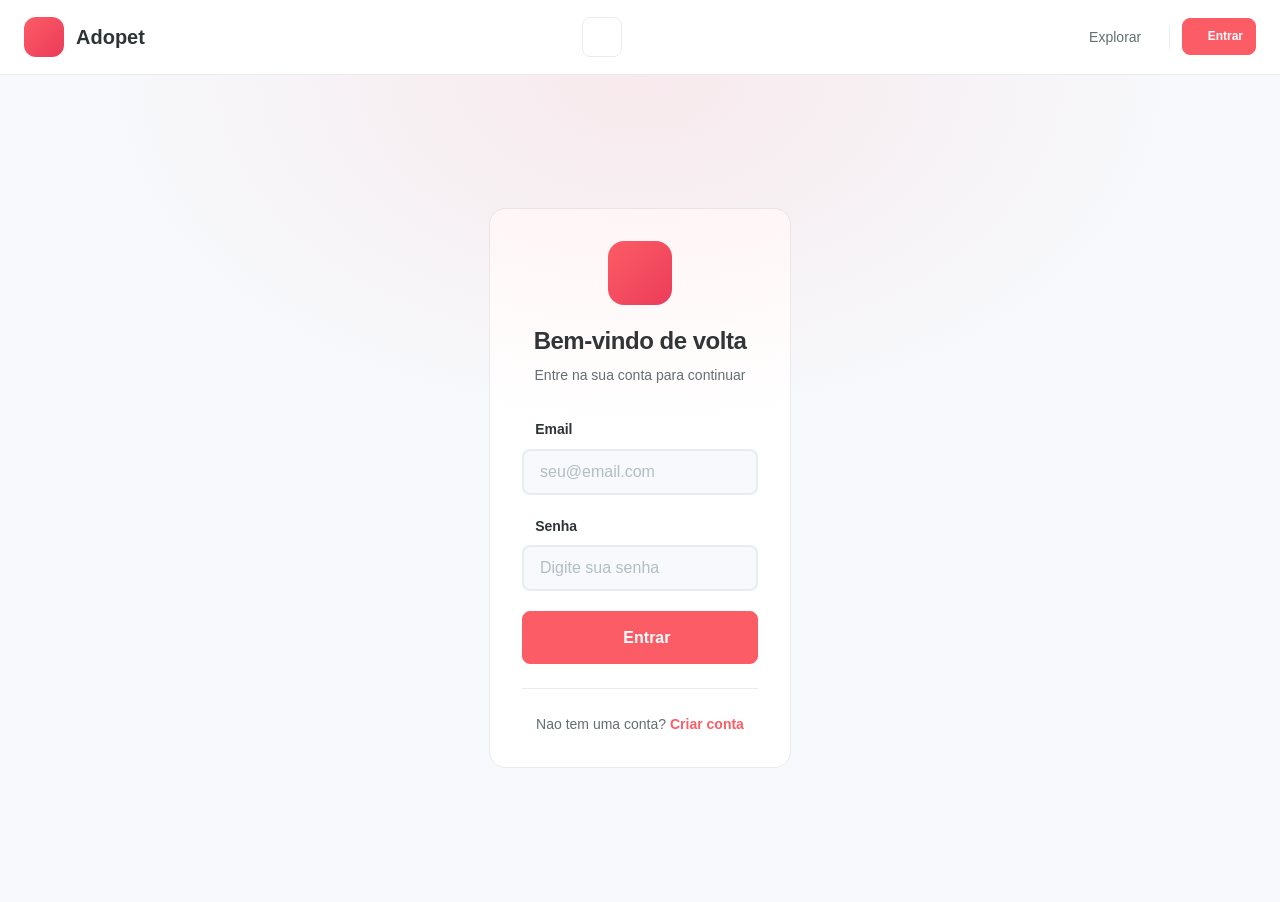
<file: adopet-app/front/solicitacoes-recebidas.html>
<!DOCTYPE html>
<html lang="pt-br">

<head>
  <meta charset="UTF-8">
  <meta name="viewport" content="width=device-width, initial-scale=1.0">
  <title>Adopet | Solicitacoes Recebidas</title>
  <link rel="stylesheet" href="css/style.css">
  <link rel="stylesheet" href="https://cdn.jsdelivr.net/npm/bootstrap-icons@1.11.3/font/bootstrap-icons.min.css">
  <link rel="stylesheet" href="https://cdnjs.cloudflare.com/ajax/libs/font-awesome/4.7.0/css/font-awesome.min.css">
  <link rel="preconnect" href="https://fonts.googleapis.com">
  <link rel="preconnect" href="https://fonts.gstatic.com" crossorigin>
  <link href="https://fonts.googleapis.com/css2?family=Inter:wght@400;500;600;700;800&display=swap" rel="stylesheet">
</head>

<body>
  <!-- Header -->
  <header class="header">
    <div class="header-inner">
      <a href="index.html" class="logo">
        <div class="logo-icon"><i class="fa fa-paw"></i></div>
        <span>Adopet</span>
      </a>

      <div class="header-actions">
        <button class="theme-toggle" onclick="toggleTheme()" title="Alternar tema">
          <i class="bi bi-moon"></i>
          <i class="bi bi-sun"></i>
        </button>
        <button class="mobile-menu-btn" onclick="toggleMobileMenu()">
          <i class="bi bi-list"></i>
        </button>
      </div>

      <nav id="nav-auth" class="nav"></nav>
    </div>
  </header>

  <!-- Main Content -->
  <main class="main">
    <div class="page-header">
      <div>
        <h1 class="page-title">
          <div class="page-title-icon"><i class="bi bi-inbox"></i></div>
          Solicitacoes Recebidas
        </h1>
        <p class="page-subtitle">Pedidos de adocao para os seus animais</p>
      </div>
    </div>

    <div id="lista-recebidas" class="list-container">
      <!-- Loaded via JavaScript -->
    </div>
  </main>

  <!-- Footer -->
  <footer class="footer">
    <div class="footer-inner">
      <p class="footer-text">2024 Adopet. Feito com <i class="bi bi-heart-fill" style="color: var(--primary);"></i> para
        os animais.</p>
    </div>
  </footer>

  <div id="toast"></div>

  <script src="js/script.js"></script>
</body>

</html>
</file>
<file: adopet-app/front/css/style.css>
/* =========================================
   ADOPET - Professional Design System
   Light/Dark Theme Support
   ========================================= */

/* -----------------------------------------
   1. CSS VARIABLES - LIGHT THEME (DEFAULT)
   ----------------------------------------- */
:root {
  /* Brand Colors */
  --primary: #fc5c65;
  --primary-hover: #eb3b5a;
  --primary-light: rgba(252, 92, 101, 0.1);
  --secondary: #26de81;
  --secondary-hover: #20bf6b;
  --accent: #4b7bec;

  /* Background Colors - Light */
  --bg-primary: #f7f9fc;
  --bg-secondary: #ffffff;
  --bg-tertiary: #f1f3f5;
  --bg-elevated: #ffffff;
  --bg-hover: #f8f9fa;

  /* Text Colors - Light */
  --text-primary: #2d3436;
  --text-secondary: #636e72;
  --text-tertiary: #b2bec3;
  --text-muted: #dfe6e9;

  /* Border Colors - Light */
  --border-primary: #e9ecef;
  --border-secondary: #dee2e6;
  --border-hover: #ced4da;
  --border-focus: var(--primary);

  /* Semantic Colors */
  --primary-bg: rgba(252, 92, 101, 0.1);
  --success: #26de81;
  --success-bg: rgba(38, 222, 129, 0.1);
  --warning: #f7b731;
  --warning-bg: rgba(247, 183, 49, 0.1);
  --error: #fc5c65;
  --error-bg: rgba(252, 92, 101, 0.1);
  --info: #45aaf2;
  --info-bg: rgba(69, 170, 242, 0.1);
  --purple: #8b5cf6;
  --purple-bg: rgba(139, 92, 246, 0.1);

  /* Typography */
  --font-sans: "Inter", "Segoe UI", -apple-system, BlinkMacSystemFont, sans-serif;
  --text-xs: 0.75rem;
  --text-sm: 0.875rem;
  --text-base: 1rem;
  --text-lg: 1.125rem;
  --text-xl: 1.25rem;
  --text-2xl: 1.5rem;
  --text-3xl: 1.875rem;
  --text-4xl: 2.25rem;
  --text-5xl: 3rem;

  /* Spacing */
  --space-1: 0.25rem;
  --space-2: 0.5rem;
  --space-3: 0.75rem;
  --space-4: 1rem;
  --space-5: 1.25rem;
  --space-6: 1.5rem;
  --space-8: 2rem;
  --space-10: 2.5rem;
  --space-12: 3rem;
  --space-16: 4rem;
  --space-20: 5rem;

  /* Border Radius */
  --radius-sm: 6px;
  --radius-md: 8px;
  --radius-lg: 12px;
  --radius-xl: 16px;
  --radius-full: 9999px;

  /* Shadows - Light */
  --shadow-sm: 0 1px 2px rgba(0, 0, 0, 0.04);
  --shadow-md: 0 4px 12px rgba(0, 0, 0, 0.08);
  --shadow-lg: 0 12px 24px rgba(0, 0, 0, 0.12);
  --shadow-xl: 0 20px 40px rgba(0, 0, 0, 0.15);

  /* Transitions */
  --transition-fast: 150ms ease;
  --transition-base: 200ms ease;
  --transition-slow: 300ms ease;

  /* Z-Index */
  --z-dropdown: 100;
  --z-sticky: 200;
  --z-modal: 300;
  --z-toast: 400;

  /* Header backdrop */
  --header-bg: rgba(255, 255, 255, 0.9);
}

/* -----------------------------------------
   2. DARK THEME
   ----------------------------------------- */
[data-theme="dark"] {
  --bg-primary: #0f0f0f;
  --bg-secondary: #1a1a1a;
  --bg-tertiary: #242424;
  --bg-elevated: #1f1f1f;
  --bg-hover: #2a2a2a;

  --text-primary: #ffffff;
  --text-secondary: #a1a1a1;
  --text-tertiary: #6b6b6b;
  --text-muted: #404040;

  --border-primary: #2a2a2a;
  --border-secondary: #3a3a3a;
  --border-hover: #4a4a4a;

  --shadow-sm: 0 1px 2px rgba(0, 0, 0, 0.3);
  --shadow-md: 0 4px 12px rgba(0, 0, 0, 0.4);
  --shadow-lg: 0 12px 24px rgba(0, 0, 0, 0.5);
  --shadow-xl: 0 20px 40px rgba(0, 0, 0, 0.6);

  --header-bg: rgba(15, 15, 15, 0.9);
}

/* -----------------------------------------
   3. RESET & BASE
   ----------------------------------------- */
*,
*::before,
*::after {
  box-sizing: border-box;
  margin: 0;
  padding: 0;
}

html {
  scroll-behavior: smooth;
  -webkit-font-smoothing: antialiased;
  -moz-osx-font-smoothing: grayscale;
}

body {
  font-family: var(--font-sans);
  font-size: var(--text-base);
  line-height: 1.6;
  color: var(--text-primary);
  background: var(--bg-primary);
  min-height: 100vh;
  transition: background-color var(--transition-base), color var(--transition-base);
}

a {
  color: var(--primary);
  text-decoration: none;
  transition: color var(--transition-fast);
}

a:hover {
  color: var(--primary-hover);
}

img {
  max-width: 100%;
  height: auto;
  display: block;
}

/* -----------------------------------------
   4. TYPOGRAPHY
   ----------------------------------------- */
h1,
h2,
h3,
h4,
h5,
h6 {
  color: var(--text-primary);
  font-weight: 700;
  line-height: 1.3;
  letter-spacing: -0.02em;
}

h1 {
  font-size: var(--text-4xl);
}
h2 {
  font-size: var(--text-3xl);
}
h3 {
  font-size: var(--text-2xl);
}
h4 {
  font-size: var(--text-xl);
}
h5 {
  font-size: var(--text-lg);
}

@media (min-width: 768px) {
  h1 {
    font-size: var(--text-5xl);
  }
  h2 {
    font-size: var(--text-4xl);
  }
}

p {
  color: var(--text-secondary);
}

.text-gradient {
  background: linear-gradient(135deg, var(--primary) 0%, var(--accent) 100%);
  -webkit-background-clip: text;
  -webkit-text-fill-color: transparent;
  background-clip: text;
}

/* -----------------------------------------
   5. HEADER
   ----------------------------------------- */
.header {
  position: sticky;
  top: 0;
  z-index: var(--z-sticky);
  background: var(--header-bg);
  backdrop-filter: blur(12px);
  -webkit-backdrop-filter: blur(12px);
  border-bottom: 1px solid var(--border-primary);
  transition: background-color var(--transition-base);
}

.header-inner {
  max-width: 1280px;
  margin: 0 auto;
  padding: var(--space-4) var(--space-6);
  display: flex;
  align-items: center;
  justify-content: space-between;
  gap: var(--space-4);
}

.logo {
  display: flex;
  align-items: center;
  gap: var(--space-3);
  font-size: var(--text-xl);
  font-weight: 800;
  color: var(--text-primary);
  text-decoration: none;
}

.logo-icon {
  width: 40px;
  height: 40px;
  background: linear-gradient(135deg, var(--primary) 0%, var(--primary-hover) 100%);
  border-radius: var(--radius-lg);
  display: flex;
  align-items: center;
  justify-content: center;
  color: white;
  font-size: 1.25rem;
}

.logo span {
  color: var(--text-primary);
}

.header-actions {
  display: flex;
  align-items: center;
  gap: var(--space-2);
}

/* Theme Toggle Button */
.theme-toggle {
  width: 40px;
  height: 40px;
  border-radius: var(--radius-md);
  border: 1px solid var(--border-primary);
  background: var(--bg-secondary);
  color: var(--text-secondary);
  cursor: pointer;
  display: flex;
  align-items: center;
  justify-content: center;
  font-size: 1.125rem;
  transition: all var(--transition-fast);
}

.theme-toggle:hover {
  background: var(--bg-hover);
  color: var(--text-primary);
  border-color: var(--border-hover);
}

.theme-toggle .bi-sun {
  display: none;
}
.theme-toggle .bi-moon {
  display: block;
}

[data-theme="dark"] .theme-toggle .bi-sun {
  display: block;
}
[data-theme="dark"] .theme-toggle .bi-moon {
  display: none;
}

/* -----------------------------------------
   6. NAVIGATION
   ----------------------------------------- */
.nav {
  display: flex;
  align-items: center;
  gap: var(--space-1);
}

.nav-link {
  display: inline-flex;
  align-items: center;
  gap: var(--space-2);
  padding: var(--space-2) var(--space-4);
  border-radius: var(--radius-md);
  font-size: var(--text-sm);
  font-weight: 500;
  color: var(--text-secondary);
  transition: all var(--transition-fast);
  white-space: nowrap;
}

.nav-link:hover {
  color: var(--text-primary);
  background: var(--bg-hover);
}

.nav-link.active {
  color: var(--primary);
  background: var(--primary-light);
}

.nav-link i {
  font-size: 1rem;
}

.nav-divider {
  width: 1px;
  height: 24px;
  background: var(--border-primary);
  margin: 0 var(--space-2);
}

/* Mobile Navigation */
.mobile-menu-btn {
  display: none;
  padding: var(--space-2);
  background: transparent;
  border: 1px solid var(--border-primary);
  color: var(--text-secondary);
  cursor: pointer;
  border-radius: var(--radius-md);
  font-size: 1.5rem;
}

.mobile-menu-btn:hover {
  background: var(--bg-hover);
  color: var(--text-primary);
}

@media (max-width: 900px) {
  .nav {
    display: none;
    position: absolute;
    top: 100%;
    left: 0;
    right: 0;
    background: var(--bg-secondary);
    border-bottom: 1px solid var(--border-primary);
    padding: var(--space-4);
    flex-direction: column;
    align-items: stretch;
    box-shadow: var(--shadow-lg);
  }

  .nav.open {
    display: flex;
  }

  .nav-link {
    justify-content: flex-start;
    padding: var(--space-3) var(--space-4);
  }

  .nav-divider {
    width: 100%;
    height: 1px;
    margin: var(--space-2) 0;
  }

  .mobile-menu-btn {
    display: flex;
    align-items: center;
    justify-content: center;
  }
}

/* -----------------------------------------
   7. MAIN CONTAINER
   ----------------------------------------- */
.main {
  max-width: 1280px;
  margin: 0 auto;
  padding: var(--space-8) var(--space-6);
  min-height: calc(100vh - 73px);
}

@media (max-width: 768px) {
  .main {
    padding: var(--space-6) var(--space-4);
  }
}

/* -----------------------------------------
   8. PAGE HEADER
   ----------------------------------------- */
.page-header {
  margin-bottom: var(--space-8);
}

.page-header-content {
  display: flex;
  flex-direction: column;
  gap: var(--space-4);
}

@media (min-width: 768px) {
  .page-header-content {
    flex-direction: row;
    align-items: flex-end;
    justify-content: space-between;
  }
}

.page-title {
  display: flex;
  align-items: center;
  gap: var(--space-4);
  font-size: var(--text-2xl);
  margin-bottom: var(--space-2);
}

.page-title-icon {
  width: 48px;
  height: 48px;
  background: var(--primary-light);
  border: 1px solid var(--border-primary);
  border-radius: var(--radius-lg);
  display: flex;
  align-items: center;
  justify-content: center;
  color: var(--primary);
  font-size: 1.25rem;
}

.page-subtitle {
  color: var(--text-secondary);
  font-size: var(--text-base);
}

@media (min-width: 768px) {
  .page-title {
    font-size: var(--text-3xl);
  }
}

/* -----------------------------------------
   9. HERO SECTION
   ----------------------------------------- */
.hero {
  text-align: center;
  padding: var(--space-12) var(--space-4);
  margin-bottom: var(--space-12);
  position: relative;
  background: var(--bg-secondary);
  border-radius: var(--radius-xl);
  border: 1px solid var(--border-primary);
  overflow: hidden;
}

.hero::before {
  content: "";
  position: absolute;
  top: -50%;
  left: 50%;
  transform: translateX(-50%);
  width: 600px;
  height: 600px;
  background: radial-gradient(ellipse at center, var(--primary-light) 0%, transparent 70%);
  pointer-events: none;
}

.hero-badge {
  position: relative;
  display: inline-flex;
  align-items: center;
  gap: var(--space-2);
  padding: var(--space-2) var(--space-4);
  background: var(--success-bg);
  border: 1px solid var(--success);
  border-radius: var(--radius-full);
  font-size: var(--text-sm);
  font-weight: 500;
  color: var(--success);
  margin-bottom: var(--space-6);
}

.hero-title {
  position: relative;
  font-size: var(--text-3xl);
  font-weight: 800;
  margin-bottom: var(--space-4);
  line-height: 1.2;
}

.hero-title .highlight {
  color: var(--primary);
}

.hero-description {
  position: relative;
  font-size: var(--text-lg);
  color: var(--text-secondary);
  max-width: 600px;
  margin: 0 auto var(--space-8);
  line-height: 1.7;
}

.hero-actions {
  position: relative;
  display: flex;
  gap: var(--space-4);
  justify-content: center;
  flex-wrap: wrap;
}

.hero-stats {
  position: relative;
  display: flex;
  justify-content: center;
  gap: var(--space-10);
  margin-top: var(--space-10);
  padding-top: var(--space-8);
  border-top: 1px solid var(--border-primary);
}

.hero-stat {
  text-align: center;
}

.hero-stat-value {
  font-size: var(--text-2xl);
  font-weight: 800;
  color: var(--primary);
  margin-bottom: var(--space-1);
}

.hero-stat-label {
  font-size: var(--text-sm);
  color: var(--text-tertiary);
}

@media (min-width: 768px) {
  .hero {
    padding: var(--space-16) var(--space-8);
  }

  .hero-title {
    font-size: var(--text-5xl);
  }
}

@media (max-width: 640px) {
  .hero-stats {
    flex-direction: column;
    gap: var(--space-4);
  }
}

/* -----------------------------------------
   10. CARDS
   ----------------------------------------- */
.card {
  background: var(--bg-secondary);
  border: 1px solid var(--border-primary);
  border-radius: var(--radius-lg);
  overflow: hidden;
  transition: all var(--transition-base);
  display: block;
  color: inherit;
}

.card:hover {
  border-color: var(--border-hover);
  transform: translateY(-4px);
  box-shadow: var(--shadow-lg);
}

.card-image {
  position: relative;
  width: 100%;
  height: 200px;
  overflow: hidden;
  background: var(--bg-tertiary);
}

.card-image img {
  width: 100%;
  height: 100%;
  object-fit: cover;
  transition: transform var(--transition-slow);
}

.card:hover .card-image img {
  transform: scale(1.05);
}

.card-badge {
  position: absolute;
  top: var(--space-3);
  left: var(--space-3);
  display: inline-flex;
  align-items: center;
  gap: var(--space-1);
  padding: var(--space-1) var(--space-3);
  background: var(--bg-secondary);
  border-radius: var(--radius-full);
  font-size: var(--text-xs);
  font-weight: 600;
  color: var(--text-primary);
  text-transform: uppercase;
  letter-spacing: 0.5px;
  border: 1px solid var(--border-primary);
}

.card-badge.cat {
  background: #8b5cf6;
  color: white;
  border-color: #8b5cf6;
}

.card-badge.dog {
  background: var(--primary);
  color: white;
  border-color: var(--primary);
}

.card-body {
  padding: var(--space-5);
}

.card-title {
  font-size: var(--text-lg);
  font-weight: 700;
  margin-bottom: var(--space-2);
  color: var(--text-primary);
}

.card-meta {
  display: flex;
  flex-wrap: wrap;
  gap: var(--space-4);
  color: var(--text-secondary);
  font-size: var(--text-sm);
}

.card-meta-item {
  display: inline-flex;
  align-items: center;
  gap: var(--space-2);
}

.card-meta-item i {
  color: var(--primary);
  opacity: 0.8;
}

/* -----------------------------------------
   11. GRID LAYOUTS
   ----------------------------------------- */
.grid {
  display: grid;
  gap: var(--space-6);
}

.grid-cols-1 {
  grid-template-columns: 1fr;
}

@media (min-width: 640px) {
  .grid-cols-2 {
    grid-template-columns: repeat(2, 1fr);
  }
}

@media (min-width: 1024px) {
  .grid-cols-3 {
    grid-template-columns: repeat(3, 1fr);
  }
}

@media (min-width: 1280px) {
  .grid-cols-4 {
    grid-template-columns: repeat(4, 1fr);
  }
}

/* -----------------------------------------
   12. BUTTONS
   ----------------------------------------- */
.btn {
  display: inline-flex;
  align-items: center;
  justify-content: center;
  gap: var(--space-2);
  padding: var(--space-3) var(--space-5);
  border-radius: var(--radius-md);
  font-family: inherit;
  font-size: var(--text-sm);
  font-weight: 600;
  cursor: pointer;
  border: 1px solid transparent;
  transition: all var(--transition-fast);
  text-decoration: none;
  white-space: nowrap;
}

.btn:disabled {
  opacity: 0.5;
  cursor: not-allowed;
}

/* Primary Button */
.btn-primary {
  background: var(--primary);
  color: white;
  border-color: var(--primary);
}

.btn-primary:hover:not(:disabled) {
  background: var(--primary-hover);
  border-color: var(--primary-hover);
  transform: translateY(-1px);
  box-shadow: 0 4px 12px rgba(252, 92, 101, 0.3);
}

/* Secondary Button */
.btn-secondary {
  background: var(--bg-secondary);
  color: var(--text-primary);
  border-color: var(--border-secondary);
}

.btn-secondary:hover:not(:disabled) {
  background: var(--bg-hover);
  border-color: var(--border-hover);
}

/* Success Button */
.btn-success {
  background: var(--success);
  color: white;
  border-color: var(--success);
}

.btn-success:hover:not(:disabled) {
  background: var(--secondary-hover);
  border-color: var(--secondary-hover);
}

/* Danger Button */
.btn-danger {
  background: var(--error);
  color: white;
  border-color: var(--error);
}

.btn-danger:hover:not(:disabled) {
  background: var(--primary-hover);
  border-color: var(--primary-hover);
}

/* Ghost Button */
.btn-ghost {
  background: transparent;
  color: var(--text-secondary);
  border-color: transparent;
}

.btn-ghost:hover:not(:disabled) {
  background: var(--bg-hover);
  color: var(--text-primary);
}

/* Button Sizes */
.btn-sm {
  padding: var(--space-2) var(--space-3);
  font-size: var(--text-xs);
}

.btn-lg {
  padding: var(--space-4) var(--space-8);
  font-size: var(--text-base);
}

.btn-block {
  width: 100%;
}

/* -----------------------------------------
   13. FORMS
   ----------------------------------------- */
.form-container {
  background: var(--bg-secondary);
  border: 1px solid var(--border-primary);
  border-radius: var(--radius-xl);
  padding: var(--space-8);
  max-width: 480px;
  margin: 0 auto;
}

.form-header {
  text-align: center;
  margin-bottom: var(--space-8);
}

.form-icon {
  width: 64px;
  height: 64px;
  background: linear-gradient(135deg, var(--primary), var(--primary-hover));
  border-radius: var(--radius-xl);
  display: flex;
  align-items: center;
  justify-content: center;
  margin: 0 auto var(--space-5);
  font-size: 1.75rem;
  color: white;
}

.form-title {
  font-size: var(--text-2xl);
  margin-bottom: var(--space-2);
}

.form-subtitle {
  color: var(--text-secondary);
  font-size: var(--text-sm);
}

.form-group {
  margin-bottom: var(--space-5);
}

.form-label {
  display: flex;
  align-items: center;
  gap: var(--space-2);
  margin-bottom: var(--space-2);
  font-size: var(--text-sm);
  font-weight: 600;
  color: var(--text-primary);
}

.form-label i {
  color: var(--text-tertiary);
  font-size: 0.875rem;
}

.form-input,
.form-select,
.form-textarea {
  width: 100%;
  padding: var(--space-3) var(--space-4);
  background: var(--bg-primary);
  border: 2px solid var(--border-primary);
  border-radius: var(--radius-md);
  font-family: inherit;
  font-size: var(--text-base);
  color: var(--text-primary);
  transition: all var(--transition-fast);
}

.form-input::placeholder,
.form-textarea::placeholder {
  color: var(--text-tertiary);
}

.form-input:focus,
.form-select:focus,
.form-textarea:focus {
  outline: none;
  border-color: var(--primary);
  box-shadow: 0 0 0 3px var(--primary-light);
}

.form-input:hover:not(:focus),
.form-select:hover:not(:focus),
.form-textarea:hover:not(:focus) {
  border-color: var(--border-hover);
}

.form-select {
  cursor: pointer;
  appearance: none;
  background-image: url("data:image/svg+xml,%3Csvg xmlns='http://www.w3.org/2000/svg' width='16' height='16' fill='%23636e72' viewBox='0 0 16 16'%3E%3Cpath d='M7.247 11.14 2.451 5.658C1.885 5.013 2.345 4 3.204 4h9.592a1 1 0 0 1 .753 1.659l-4.796 5.48a1 1 0 0 1-1.506 0z'/%3E%3C/svg%3E");
  background-repeat: no-repeat;
  background-position: right var(--space-4) center;
  padding-right: var(--space-10);
}

.form-textarea {
  min-height: 120px;
  resize: vertical;
}

.form-row {
  display: grid;
  grid-template-columns: 1fr;
  gap: var(--space-4);
}

@media (min-width: 640px) {
  .form-row {
    grid-template-columns: 1fr 1fr;
  }
}

/* Checkbox */
.form-check {
  display: flex;
  align-items: center;
  gap: var(--space-3);
  cursor: pointer;
}

.form-check input {
  width: 20px;
  height: 20px;
  accent-color: var(--primary);
  cursor: pointer;
}

.form-check-label {
  font-size: var(--text-sm);
  color: var(--text-secondary);
}

.form-footer {
  margin-top: var(--space-6);
  padding-top: var(--space-6);
  border-top: 1px solid var(--border-primary);
  text-align: center;
  font-size: var(--text-sm);
  color: var(--text-secondary);
}

.form-footer a {
  color: var(--primary);
  font-weight: 600;
}

.form-footer a:hover {
  text-decoration: underline;
}

/* -----------------------------------------
   14. AUTH PAGES
   ----------------------------------------- */
.auth-page {
  min-height: calc(100vh - 73px);
  display: flex;
  align-items: center;
  justify-content: center;
  padding: var(--space-8) var(--space-4);
  position: relative;
}

.auth-page::before {
  content: "";
  position: absolute;
  top: 0;
  left: 50%;
  transform: translateX(-50%);
  width: 100%;
  height: 50%;
  background: radial-gradient(ellipse at top, var(--primary-light) 0%, transparent 60%);
  pointer-events: none;
}

/* -----------------------------------------
   15. BADGES & STATUS
   ----------------------------------------- */
.badge {
  display: inline-flex;
  align-items: center;
  gap: var(--space-1);
  padding: var(--space-1) var(--space-3);
  border-radius: var(--radius-full);
  font-size: var(--text-xs);
  font-weight: 600;
}

.badge-default {
  background: var(--bg-tertiary);
  color: var(--text-secondary);
  border: 1px solid var(--border-primary);
}

.badge-success {
  background: var(--success-bg);
  color: var(--success);
}

.badge-warning {
  background: var(--warning-bg);
  color: var(--warning);
}

.badge-error {
  background: var(--error-bg);
  color: var(--error);
}

.status {
  display: inline-flex;
  align-items: center;
  gap: var(--space-2);
  padding: var(--space-1) var(--space-3);
  border-radius: var(--radius-full);
  font-size: var(--text-xs);
  font-weight: 700;
  text-transform: uppercase;
  letter-spacing: 0.5px;
}

.status.PENDENTE {
  background: var(--warning-bg);
  color: var(--warning);
}

.status.APROVADA {
  background: var(--success-bg);
  color: var(--success);
}

.status.REJEITADA {
  background: var(--error-bg);
  color: var(--error);
}

/* -----------------------------------------
   16. LIST ITEMS
   ----------------------------------------- */
.list-container {
  display: flex;
  flex-direction: column;
  gap: var(--space-4);
}

.list-item {
  display: flex;
  align-items: center;
  justify-content: space-between;
  gap: var(--space-4);
  padding: var(--space-5);
  background: var(--bg-secondary);
  border: 1px solid var(--border-primary);
  border-radius: var(--radius-lg);
  transition: all var(--transition-fast);
}

.list-item:hover {
  border-color: var(--border-hover);
  box-shadow: var(--shadow-md);
}

.list-item-content {
  flex: 1;
  min-width: 0;
}

.list-item-title {
  font-size: var(--text-lg);
  font-weight: 600;
  color: var(--text-primary);
  margin-bottom: var(--space-2);
}

.list-item-meta {
  display: flex;
  flex-wrap: wrap;
  gap: var(--space-4);
  font-size: var(--text-sm);
  color: var(--text-secondary);
}

.list-item-meta span {
  display: inline-flex;
  align-items: center;
  gap: var(--space-2);
}

.list-item-meta i {
  color: var(--text-tertiary);
}

.list-item-actions {
  display: flex;
  align-items: center;
  gap: var(--space-3);
  flex-wrap: wrap;
}

@media (max-width: 768px) {
  .list-item {
    flex-direction: column;
    align-items: flex-start;
  }

  .list-item-actions {
    width: 100%;
    justify-content: flex-start;
    margin-top: var(--space-3);
    padding-top: var(--space-3);
    border-top: 1px solid var(--border-primary);
  }
}

/* -----------------------------------------
   17. ANIMAL DETAIL PAGE
   ----------------------------------------- */
.animal-detail {
  display: grid;
  grid-template-columns: 1fr;
  gap: var(--space-8);
}

@media (min-width: 768px) {
  .animal-detail {
    grid-template-columns: 1fr 1fr;
  }
}

.animal-image-container {
  border-radius: var(--radius-xl);
  overflow: hidden;
  background: var(--bg-tertiary);
  border: 1px solid var(--border-primary);
}

.animal-image-container img {
  width: 100%;
  height: 400px;
  object-fit: cover;
}

.animal-info {
  display: flex;
  flex-direction: column;
  gap: var(--space-6);
}

.animal-header {
  display: flex;
  flex-direction: column;
  gap: var(--space-3);
}

.animal-name {
  font-size: var(--text-3xl);
  font-weight: 800;
}

.animal-tags {
  display: flex;
  flex-wrap: wrap;
  gap: var(--space-2);
}

.animal-description {
  color: var(--text-secondary);
  line-height: 1.8;
}

.animal-attributes {
  display: grid;
  grid-template-columns: repeat(2, 1fr);
  gap: var(--space-4);
}

.animal-attribute {
  padding: var(--space-4);
  background: var(--bg-tertiary);
  border-radius: var(--radius-lg);
  border: 1px solid var(--border-primary);
}

.animal-attribute-label {
  font-size: var(--text-xs);
  color: var(--text-tertiary);
  text-transform: uppercase;
  letter-spacing: 0.5px;
  margin-bottom: var(--space-1);
}

.animal-attribute-value {
  font-size: var(--text-lg);
  font-weight: 600;
  color: var(--text-primary);
}

.animal-actions {
  display: flex;
  gap: var(--space-4);
  margin-top: auto;
}

/* -----------------------------------------
   18. PROFILE PAGE
   ----------------------------------------- */
.profile-grid {
  display: grid;
  grid-template-columns: 1fr;
  gap: var(--space-8);
}

@media (min-width: 768px) {
  .profile-grid {
    grid-template-columns: 1fr 1fr;
  }
}

.profile-section {
  background: var(--bg-secondary);
  border: 1px solid var(--border-primary);
  border-radius: var(--radius-xl);
  padding: var(--space-6);
}

.profile-section-title {
  font-size: var(--text-lg);
  font-weight: 600;
  margin-bottom: var(--space-6);
  padding-bottom: var(--space-4);
  border-bottom: 1px solid var(--border-primary);
  display: flex;
  align-items: center;
  gap: var(--space-3);
}

.profile-section-title i {
  color: var(--primary);
}

.profile-actions {
  grid-column: 1 / -1;
  display: flex;
  justify-content: flex-end;
  gap: var(--space-4);
}

/* -----------------------------------------
   19. EMPTY STATE
   ----------------------------------------- */
.empty-state {
  text-align: center;
  padding: var(--space-12) var(--space-6);
  background: var(--bg-secondary);
  border: 1px solid var(--border-primary);
  border-radius: var(--radius-xl);
}

.empty-state-icon {
  width: 80px;
  height: 80px;
  background: var(--bg-tertiary);
  border-radius: var(--radius-full);
  display: flex;
  align-items: center;
  justify-content: center;
  margin: 0 auto var(--space-6);
  font-size: 2rem;
  color: var(--text-tertiary);
}

.empty-state-title {
  font-size: var(--text-xl);
  margin-bottom: var(--space-2);
}

.empty-state-description {
  color: var(--text-secondary);
  max-width: 400px;
  margin: 0 auto;
}

/* -----------------------------------------
   20. TOAST NOTIFICATIONS
   ----------------------------------------- */
#toast {
  position: fixed;
  bottom: var(--space-6);
  right: var(--space-6);
  z-index: var(--z-toast);
  display: flex;
  flex-direction: column;
  gap: var(--space-3);
  max-width: 380px;
}

.toast-message {
  display: flex;
  align-items: flex-start;
  gap: var(--space-4);
  padding: var(--space-4) var(--space-5);
  background: var(--bg-secondary);
  border: 1px solid var(--border-primary);
  border-radius: var(--radius-lg);
  box-shadow: var(--shadow-lg);
  animation: toastSlideIn 0.3s ease;
}

.toast-message i {
  font-size: 1.25rem;
  flex-shrink: 0;
  margin-top: 2px;
}

.toast-message.success i {
  color: var(--success);
}
.toast-message.error i {
  color: var(--error);
}
.toast-message.warning i {
  color: var(--warning);
}
.toast-message.info i {
  color: var(--info);
}

.toast-content {
  flex: 1;
}

.toast-title {
  font-size: var(--text-sm);
  font-weight: 600;
  color: var(--text-primary);
  margin-bottom: var(--space-1);
}

.toast-text {
  font-size: var(--text-sm);
  color: var(--text-secondary);
}

@keyframes toastSlideIn {
  from {
    transform: translateX(100%);
    opacity: 0;
  }
  to {
    transform: translateX(0);
    opacity: 1;
  }
}

@media (max-width: 480px) {
  #toast {
    left: var(--space-4);
    right: var(--space-4);
    bottom: var(--space-4);
    max-width: none;
  }
}

/* -----------------------------------------
   21. SKELETON LOADING
   ----------------------------------------- */
.skeleton {
  background: linear-gradient(90deg, var(--bg-tertiary) 25%, var(--bg-hover) 50%, var(--bg-tertiary) 75%);
  background-size: 200% 100%;
  animation: skeleton-loading 1.5s infinite;
  border-radius: var(--radius-md);
}

@keyframes skeleton-loading {
  0% {
    background-position: 200% 0;
  }
  100% {
    background-position: -200% 0;
  }
}

/* -----------------------------------------
   22. UTILITIES
   ----------------------------------------- */
.hidden {
  display: none !important;
}

.text-center {
  text-align: center;
}

.text-right {
  text-align: right;
}

.mt-2 {
  margin-top: var(--space-2);
}
.mt-4 {
  margin-top: var(--space-4);
}
.mt-6 {
  margin-top: var(--space-6);
}
.mt-8 {
  margin-top: var(--space-8);
}
.mb-4 {
  margin-bottom: var(--space-4);
}
.mb-6 {
  margin-bottom: var(--space-6);
}

.animate-spin {
  animation: spin 1s linear infinite;
}

@keyframes spin {
  from {
    transform: rotate(0deg);
  }
  to {
    transform: rotate(360deg);
  }
}

/* -----------------------------------------
   23. FORM WIDE (for registration, etc)
   ----------------------------------------- */
.form-container-wide {
  max-width: 720px;
}

/* -----------------------------------------
   24. FOOTER
   ----------------------------------------- */
.footer {
  background: var(--bg-secondary);
  border-top: 1px solid var(--border-primary);
  padding: var(--space-8) var(--space-6);
  margin-top: auto;
}

.footer-inner {
  max-width: 1280px;
  margin: 0 auto;
  display: flex;
  flex-direction: column;
  align-items: center;
  gap: var(--space-4);
  text-align: center;
}

.footer-text {
  font-size: var(--text-sm);
  color: var(--text-tertiary);
}

.footer-text a {
  color: var(--primary);
}

/* -----------------------------------------
   25. ADMIN PAGE & TRANSORT PAGE
   ----------------------------------------- */
.stats-grid {
  display: grid;
  grid-template-columns: repeat(auto-fit, minmax(200px, 1fr));
  gap: var(--space-4);
  margin-bottom: var(--space-8);
}

.stat-card {
  background: var(--bg-secondary);
  border: 1px solid var(--border-primary);
  border-radius: var(--radius-lg);
  padding: var(--space-5);
  display: flex;
  align-items: center;
  gap: var(--space-4);
}

.stat-icon {
  width: 48px;
  height: 48px;
  background: var(--primary-light);
  border-radius: var(--radius-lg);
  display: flex;
  align-items: center;
  justify-content: center;
  /* color: var(--primary); */
  font-size: 1.25rem;
}

.stat-content {
  flex: 1;
}

.stat-value {
  font-size: var(--text-2xl);
  font-weight: 700;
  color: var(--text-primary);
}

.stat-label {
  font-size: var(--text-sm);
  color: var(--text-secondary);
}

/* -----------------------------------------
   26. TRANSPORT PAGE
   ----------------------------------------- */
.transport-map {
  height: 400px;
  border-radius: var(--radius-lg);
  border: 1px solid var(--border-primary);
  overflow: hidden;
  margin-bottom: var(--space-6);
}

.transport-info {
  display: grid;
  grid-template-columns: repeat(auto-fit, minmax(250px, 1fr));
  gap: var(--space-4);
}

.transport-card {
  background: var(--bg-secondary);
  border: 1px solid var(--border-primary);
  border-radius: var(--radius-lg);
  padding: var(--space-5);
}

.transport-card-title {
  font-size: var(--text-sm);
  color: var(--text-tertiary);
  text-transform: uppercase;
  letter-spacing: 0.5px;
  margin-bottom: var(--space-2);
}

.transport-card-value {
  font-size: var(--text-lg);
  font-weight: 600;
  color: var(--text-primary);
}
</file>
<file: adopet-app/front/css/admin.css>
/* =========================================
   ADOPET - Admin & Transport Page CSS
   Fixes for proper theme variable usage
   ========================================= */

/* Section Card */
.section-card {
  background: var(--bg-secondary);
  border-radius: var(--radius-lg);
  box-shadow: var(--shadow-md);
  border: 1px solid var(--border-primary);
  margin-bottom: 2rem;
  overflow: hidden;
}

.section-header {
  display: flex;
  align-items: center;
  justify-content: space-between;
  padding: 1.25rem 1.5rem;
  border-bottom: 1px solid var(--border-primary);
  flex-wrap: wrap;
  gap: 1rem;
}

.section-title {
  display: flex;
  align-items: center;
  gap: 0.5rem;
  font-size: 1.125rem;
  font-weight: 600;
  color: var(--text-primary);
}

.section-title i {
  color: var(--primary);
}

.section-controls {
  display: flex;
  gap: 1rem;
  align-items: center;
  flex-wrap: wrap;
}

/* Tabs */
.tabs {
  display: flex;
  gap: 0.375rem;
  flex-wrap: wrap;
}

.tab-btn {
  padding: 0.5rem 0.875rem;
  border: none;
  background: var(--bg-tertiary);
  color: var(--text-secondary);
  border-radius: 8px;
  cursor: pointer;
  font-size: 0.8125rem;
  font-weight: 500;
  display: flex;
  align-items: center;
  gap: 0.375rem;
  transition: all 0.2s;
}

.tab-btn:hover {
  background: var(--bg-hover);
}

.tab-btn.active {
  background: var(--primary);
  color: white;
}

/* Table */
.table-container {
  overflow-x: auto;
}

.admin-table {
  width: 100%;
  border-collapse: collapse;
}

.admin-table th {
  background: var(--bg-tertiary);
  padding: 0.875rem 1.25rem;
  text-align: left;
  font-size: 0.6875rem;
  font-weight: 600;
  text-transform: uppercase;
  letter-spacing: 0.05em;
  color: var(--text-tertiary);
  border-bottom: 1px solid var(--border-secondary);
}

.admin-table td {
  padding: 0.875rem 1.25rem;
  border-bottom: 1px solid var(--border-primary);
  color: var(--text-secondary);
  font-size: 0.9375rem;
}

.admin-table tr:hover {
  background: var(--bg-hover);
}

.admin-table .name {
  font-weight: 600;
  color: var(--text-primary);
}

/* Badges */
.badge {
  display: inline-flex;
  align-items: center;
  padding: 0.25rem 0.625rem;
  border-radius: 20px;
  font-size: 0.6875rem;
  font-weight: 600;
  text-transform: uppercase;
  letter-spacing: 0.02em;
}

.badge-admin {
  background: var(--primary-light);
  color: var(--primary);
}

.badge-user {
  background: var(--info-bg);
  color: var(--info);
}

.badge-pending {
  background: var(--warning-bg);
  color: var(--warning);
}

.badge-resolved {
  background: var(--success-bg);
  color: var(--success);
}

.badge-transport {
  background: var(--purple-bg);
  color: var(--purple);
}

.badge-delivered {
  background: var(--success-bg);
  color: var(--success);
}

/* Action Buttons */
.actions {
  display: flex;
  gap: 0.375rem;
}

.btn-icon {
  width: 32px;
  height: 32px;
  border: none;
  border-radius: 6px;
  cursor: pointer;
  display: flex;
  align-items: center;
  justify-content: center;
  font-size: 0.875rem;
  transition: all 0.2s;
}

.btn-icon.edit {
  background: var(--info-bg);
  color: var(--info);
}

.btn-icon.edit:hover {
  background: var(--info);
  color: white;
}

.btn-icon.delete {
  background: var(--error-bg);
  color: var(--error);
}

.btn-icon.delete:hover {
  background: var(--error);
  color: white;
}

.btn-icon.view {
  background: var(--purple-bg);
  color: var(--purple);
}

.btn-icon.view:hover {
  background: var(--purple);
  color: white;
}

/* Modal */
.modal-overlay {
  position: fixed;
  inset: 0;
  background: rgba(0, 0, 0, 0.5);
  display: flex;
  align-items: center;
  justify-content: center;
  z-index: 1000;
  opacity: 0;
  visibility: hidden;
  transition: all 0.3s;
}

.modal-overlay.active {
  opacity: 1;
  visibility: visible;
}

.modal {
  background: var(--bg-secondary);
  border-radius: var(--radius-lg);
  width: 100%;
  max-width: 500px;
  max-height: 90vh;
  overflow-y: auto;
  transform: scale(0.9);
  transition: transform 0.3s;
  margin: 1rem;
  border: 1px solid var(--border-primary);
}

.modal-overlay.active .modal {
  transform: scale(1);
}

.modal-header {
  display: flex;
  align-items: center;
  justify-content: space-between;
  padding: 1.25rem 1.5rem;
  border-bottom: 1px solid var(--border-primary);
}

.modal-title {
  display: flex;
  align-items: center;
  gap: 0.75rem;
  font-size: 1.125rem;
  font-weight: 600;
  color: var(--text-primary);
}

.modal-title-icon {
  width: 36px;
  height: 36px;
  background: var(--primary-light);
  color: var(--primary);
  border-radius: 8px;
  display: flex;
  align-items: center;
  justify-content: center;
}

.modal-close {
  width: 32px;
  height: 32px;
  border: none;
  background: var(--bg-tertiary);
  border-radius: 6px;
  cursor: pointer;
  display: flex;
  align-items: center;
  justify-content: center;
  font-size: 1.125rem;
  color: var(--text-tertiary);
  transition: all 0.2s;
}

.modal-close:hover {
  background: var(--bg-hover);
  color: var(--text-primary);
}

.modal-body {
  padding: 1.5rem;
}

.modal-footer {
  display: flex;
  gap: 0.75rem;
  justify-content: flex-end;
  padding: 1.25rem 1.5rem;
  border-top: 1px solid var(--border-primary);
  background: var(--bg-tertiary);
}

/* Form (Admin Modal) */
.form-group {
  margin-bottom: 1rem;
}

.form-label {
  display: flex;
  align-items: center;
  gap: 0.5rem;
  font-size: 0.8125rem;
  font-weight: 500;
  color: var(--text-primary);
  margin-bottom: 0.375rem;
}

.form-label i {
  color: var(--text-tertiary);
  font-size: 0.875rem;
}

.form-input,
.form-select,
.form-textarea {
  width: 100%;
  padding: 0.625rem 0.875rem;
  border: 1px solid var(--border-secondary);
  border-radius: 8px;
  font-size: 0.875rem;
  font-family: inherit;
  transition: all 0.2s;
  background: var(--bg-primary);
  color: var(--text-primary);
}

.form-input:focus,
.form-select:focus,
.form-textarea:focus {
  outline: none;
  border-color: var(--primary);
  box-shadow: 0 0 0 3px var(--primary-light);
}

.form-textarea {
  resize: vertical;
  min-height: 80px;
}

.form-row {
  display: grid;
  grid-template-columns: 1fr 1fr;
  gap: 0.75rem;
}

.form-check-group {
  display: flex;
  gap: 1.5rem;
  margin-top: 0.5rem;
}

.form-check {
  display: flex;
  align-items: center;
  gap: 0.5rem;
  cursor: pointer;
}

.form-check input[type="checkbox"] {
  width: 16px;
  height: 16px;
  accent-color: var(--primary);
  cursor: pointer;
}

.form-check-label {
  display: flex;
  align-items: center;
  gap: 0.375rem;
  font-size: 0.8125rem;
  color: var(--text-secondary);
}

.form-hint {
  color: var(--text-tertiary);
  font-size: 0.6875rem;
  margin-top: 0.25rem;
}

/* Timeline (para rastreamento) */
.timeline {
  padding: 1rem 0;
}

.timeline-item {
  display: flex;
  gap: 1rem;
  padding-bottom: 1.5rem;
  position: relative;
}

.timeline-item:not(:last-child)::before {
  content: '';
  position: absolute;
  left: 15px;
  top: 32px;
  bottom: 0;
  width: 2px;
  background: var(--border-secondary);
}

.timeline-icon {
  width: 32px;
  height: 32px;
  border-radius: 50%;
  display: flex;
  align-items: center;
  justify-content: center;
  font-size: 0.875rem;
  flex-shrink: 0;
  z-index: 1;
}

.timeline-icon.pending {
  background: var(--warning-bg);
  color: var(--warning);
}

.timeline-icon.transit {
  background: var(--info-bg);
  color: var(--info);
}

.timeline-icon.delivered {
  background: var(--success-bg);
  color: var(--success);
}

.timeline-content {
  flex: 1;
}

.timeline-title {
  font-weight: 600;
  color: var(--text-primary);
  font-size: 0.875rem;
}

.timeline-desc {
  color: var(--text-tertiary);
  font-size: 0.8125rem;
}

.timeline-time {
  color: var(--text-muted);
  font-size: 0.75rem;
  margin-top: 0.25rem;
}

/* Toast (Admin) */
.toast {
  position: fixed;
  bottom: 2rem;
  right: 2rem;
  background: var(--bg-elevated);
  color: var(--text-primary);
  padding: 0.875rem 1.25rem;
  border-radius: 8px;
  box-shadow: var(--shadow-lg);
  border: 1px solid var(--border-primary);
  transform: translateY(100px);
  opacity: 0;
  transition: all 0.3s;
  z-index: 1001;
  font-size: 0.875rem;
}

.toast.show {
  transform: translateY(0);
  opacity: 1;
}

.toast.success {
  background: var(--success);
  color: white;
  border-color: var(--success);
}

.toast.error {
  background: var(--error);
  color: white;
  border-color: var(--error);
}

/* Empty State (Admin) */
.empty-state {
  text-align: center;
  padding: 3rem 1.5rem;
  color: var(--text-tertiary);
}

.empty-state i {
  font-size: 3rem;
  color: var(--text-muted);
  margin-bottom: 1rem;
}

.empty-state p {
  font-size: 0.9375rem;
  color: var(--text-secondary);
}

/* Responsive (Admin) */
@media (max-width: 768px) {
  .section-header {
    flex-direction: column;
    align-items: flex-start;
  }

  .section-controls {
    width: 100%;
  }

  .tabs {
    width: 100%;
    overflow-x: auto;
    padding-bottom: 0.5rem;
  }

  .form-row {
    grid-template-columns: 1fr;
  }

  .modal-footer {
    flex-direction: column;
  }

  .modal-footer .btn {
    width: 100%;
    justify-content: center;
  }

  .stat-card {
    padding: 1rem;
  }

  .stat-value {
    font-size: 1.5rem;
  }
}

/* -----------------------------------------
   TRANSPORT PAGE
   ----------------------------------------- */
.transport-map {
  height: 400px;
  border-radius: var(--radius-lg);
  border: 1px solid var(--border-primary);
  overflow: hidden;
  margin-bottom: var(--space-6);
  background: var(--bg-tertiary);
}

.transport-info {
  display: grid;
  grid-template-columns: repeat(auto-fit, minmax(250px, 1fr));
  gap: var(--space-4);
}

.transport-card {
  background: var(--bg-secondary);
  border: 1px solid var(--border-primary);
  border-radius: var(--radius-lg);
  padding: var(--space-5);
}

.transport-card-title {
  font-size: var(--text-sm);
  color: var(--text-tertiary);
  text-transform: uppercase;
  letter-spacing: 0.5px;
  margin-bottom: var(--space-2);
}

.transport-card-value {
  font-size: var(--text-lg);
  font-weight: 600;
  color: var(--text-primary);
}

/* Transport Timeline */
.transport-timeline {
  background: var(--bg-secondary);
  border: 1px solid var(--border-primary);
  border-radius: var(--radius-lg);
  padding: var(--space-6);
  margin-top: var(--space-6);
}

.transport-timeline-header {
  display: flex;
  align-items: center;
  gap: var(--space-3);
  margin-bottom: var(--space-6);
  padding-bottom: var(--space-4);
  border-bottom: 1px solid var(--border-primary);
}

.transport-timeline-header i {
  color: var(--primary);
  font-size: 1.25rem;
}

.transport-timeline-title {
  font-size: var(--text-lg);
  font-weight: 600;
  color: var(--text-primary);
}

/* Transport Status Badge */
.transport-status {
  display: inline-flex;
  align-items: center;
  gap: var(--space-2);
  padding: var(--space-2) var(--space-4);
  border-radius: var(--radius-full);
  font-size: var(--text-sm);
  font-weight: 600;
}

.transport-status.pending {
  background: var(--warning-bg);
  color: var(--warning);
}

.transport-status.in-transit {
  background: var(--info-bg);
  color: var(--info);
}

.transport-status.delivered {
  background: var(--success-bg);
  color: var(--success);
}

/* Transport Details */
.transport-details {
  display: grid;
  grid-template-columns: repeat(auto-fit, minmax(200px, 1fr));
  gap: var(--space-4);
  margin-bottom: var(--space-6);
}

.transport-detail-item {
  display: flex;
  flex-direction: column;
  gap: var(--space-1);
}

.transport-detail-label {
  font-size: var(--text-xs);
  color: var(--text-tertiary);
  text-transform: uppercase;
  letter-spacing: 0.5px;
}

.transport-detail-value {
  font-size: var(--text-base);
  font-weight: 500;
  color: var(--text-primary);
}

/* Transporte Info Box */
#transporte-info {
  margin-bottom: 1rem;
  padding: 1rem;
  background: var(--bg-tertiary);
  border-radius: 8px;
  border: 1px solid var(--border-primary);
}

#transporte-info p {
  font-size: 0.8125rem;
  color: var(--text-secondary);
  margin-bottom: 0.5rem;
}

#transporte-info p:last-child {
  margin-bottom: 0;
}

#transporte-info strong {
  color: var(--text-primary);
}
</file>
